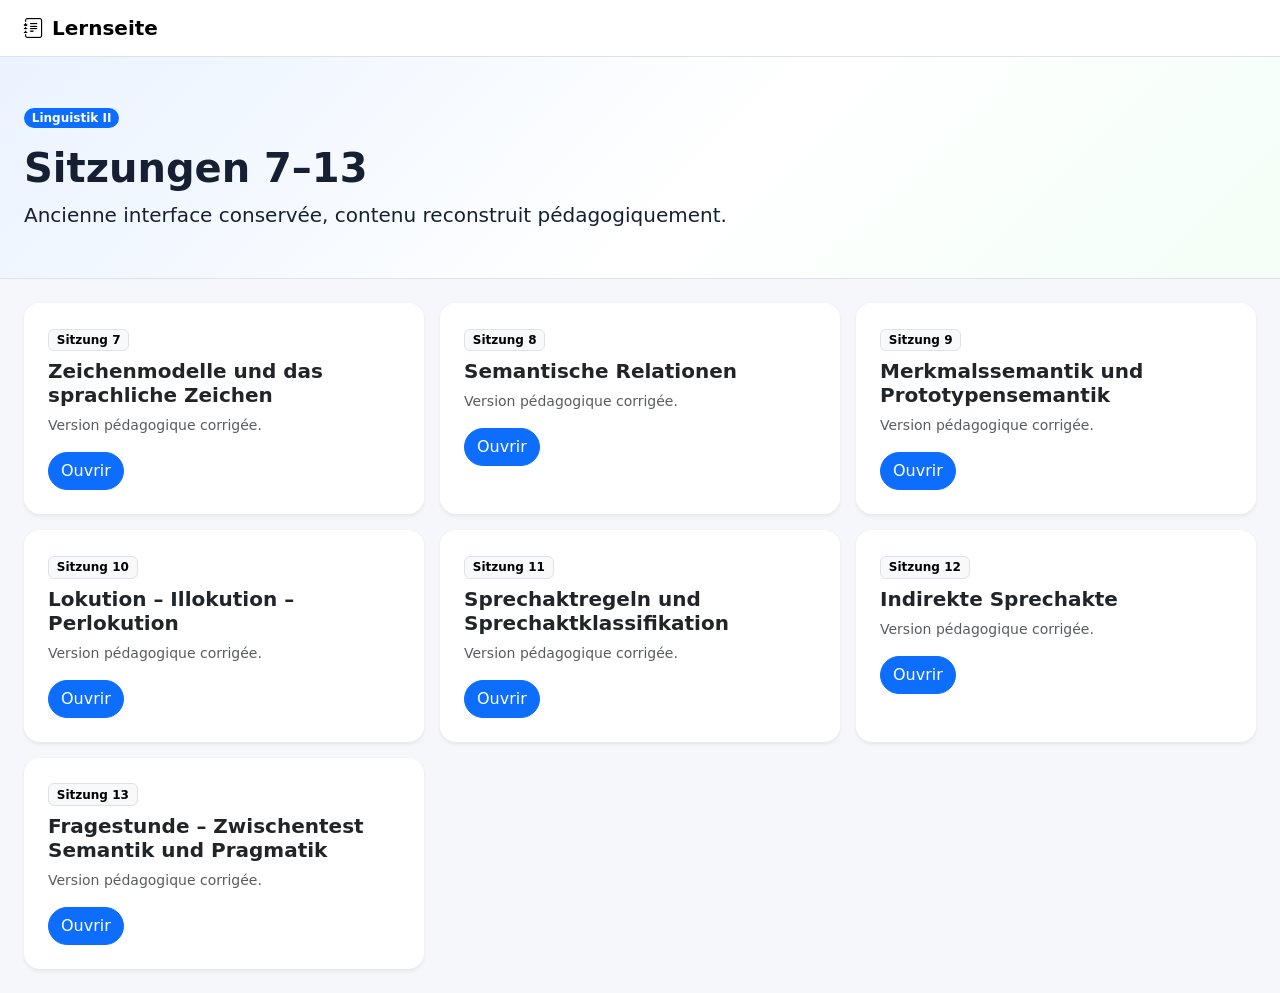
<file: index.html>
<!doctype html>
<html lang="fr"><head><meta charset="utf-8"><meta name="viewport" content="width=device-width, initial-scale=1"><title>Lernseite – Linguistik II</title><link href="https://cdn.jsdelivr.net/npm/bootstrap@5.3.3/dist/css/bootstrap.min.css" rel="stylesheet"><link href="https://cdn.jsdelivr.net/npm/bootstrap-icons@1.11.3/font/bootstrap-icons.css" rel="stylesheet"><link href="css/style.css" rel="stylesheet"></head>
<body><nav class="navbar navbar-expand-lg navbar-light bg-white border-bottom sticky-top"><div class="container-fluid px-lg-4"><a class="navbar-brand fw-bold" href="index.html"><i class="bi bi-journal-text me-2"></i>Lernseite</a></div></nav><header class="session-hero border-bottom"><div class="container-fluid px-lg-4 py-4 py-lg-5"><span class="badge rounded-pill text-bg-primary mb-3">Linguistik II</span><h1 class="display-6 fw-bold mb-2">Sitzungen 7–13</h1><p class="lead mb-0">Ancienne interface conservée, contenu reconstruit pédagogiquement.</p></div></header><main class="container-fluid px-lg-4 py-4"><div class="row g-3">
<div class="col-md-6 col-xl-4"><div class="card rounded-4 border-0 shadow-sm h-100"><div class="card-body p-4"><span class="badge text-bg-light border mb-2">Sitzung 7</span><h2 class="h5 fw-bold">Zeichenmodelle und das sprachliche Zeichen</h2><p class="text-muted small">Version pédagogique corrigée.</p><a class="btn btn-primary rounded-pill" href="sitzung7.html">Ouvrir</a></div></div></div><div class="col-md-6 col-xl-4"><div class="card rounded-4 border-0 shadow-sm h-100"><div class="card-body p-4"><span class="badge text-bg-light border mb-2">Sitzung 8</span><h2 class="h5 fw-bold">Semantische Relationen</h2><p class="text-muted small">Version pédagogique corrigée.</p><a class="btn btn-primary rounded-pill" href="sitzung8.html">Ouvrir</a></div></div></div><div class="col-md-6 col-xl-4"><div class="card rounded-4 border-0 shadow-sm h-100"><div class="card-body p-4"><span class="badge text-bg-light border mb-2">Sitzung 9</span><h2 class="h5 fw-bold">Merkmalssemantik und Prototypensemantik</h2><p class="text-muted small">Version pédagogique corrigée.</p><a class="btn btn-primary rounded-pill" href="sitzung9.html">Ouvrir</a></div></div></div><div class="col-md-6 col-xl-4"><div class="card rounded-4 border-0 shadow-sm h-100"><div class="card-body p-4"><span class="badge text-bg-light border mb-2">Sitzung 10</span><h2 class="h5 fw-bold">Lokution – Illokution – Perlokution</h2><p class="text-muted small">Version pédagogique corrigée.</p><a class="btn btn-primary rounded-pill" href="sitzung10.html">Ouvrir</a></div></div></div><div class="col-md-6 col-xl-4"><div class="card rounded-4 border-0 shadow-sm h-100"><div class="card-body p-4"><span class="badge text-bg-light border mb-2">Sitzung 11</span><h2 class="h5 fw-bold">Sprechaktregeln und Sprechaktklassifikation</h2><p class="text-muted small">Version pédagogique corrigée.</p><a class="btn btn-primary rounded-pill" href="sitzung11.html">Ouvrir</a></div></div></div><div class="col-md-6 col-xl-4"><div class="card rounded-4 border-0 shadow-sm h-100"><div class="card-body p-4"><span class="badge text-bg-light border mb-2">Sitzung 12</span><h2 class="h5 fw-bold">Indirekte Sprechakte</h2><p class="text-muted small">Version pédagogique corrigée.</p><a class="btn btn-primary rounded-pill" href="sitzung12.html">Ouvrir</a></div></div></div><div class="col-md-6 col-xl-4"><div class="card rounded-4 border-0 shadow-sm h-100"><div class="card-body p-4"><span class="badge text-bg-light border mb-2">Sitzung 13</span><h2 class="h5 fw-bold">Fragestunde – Zwischentest Semantik und Pragmatik</h2><p class="text-muted small">Version pédagogique corrigée.</p><a class="btn btn-primary rounded-pill" href="sitzung13.html">Ouvrir</a></div></div></div></div></main><script src="https://cdn.jsdelivr.net/npm/bootstrap@5.3.3/dist/js/bootstrap.bundle.min.js"></script></body></html>
</file>
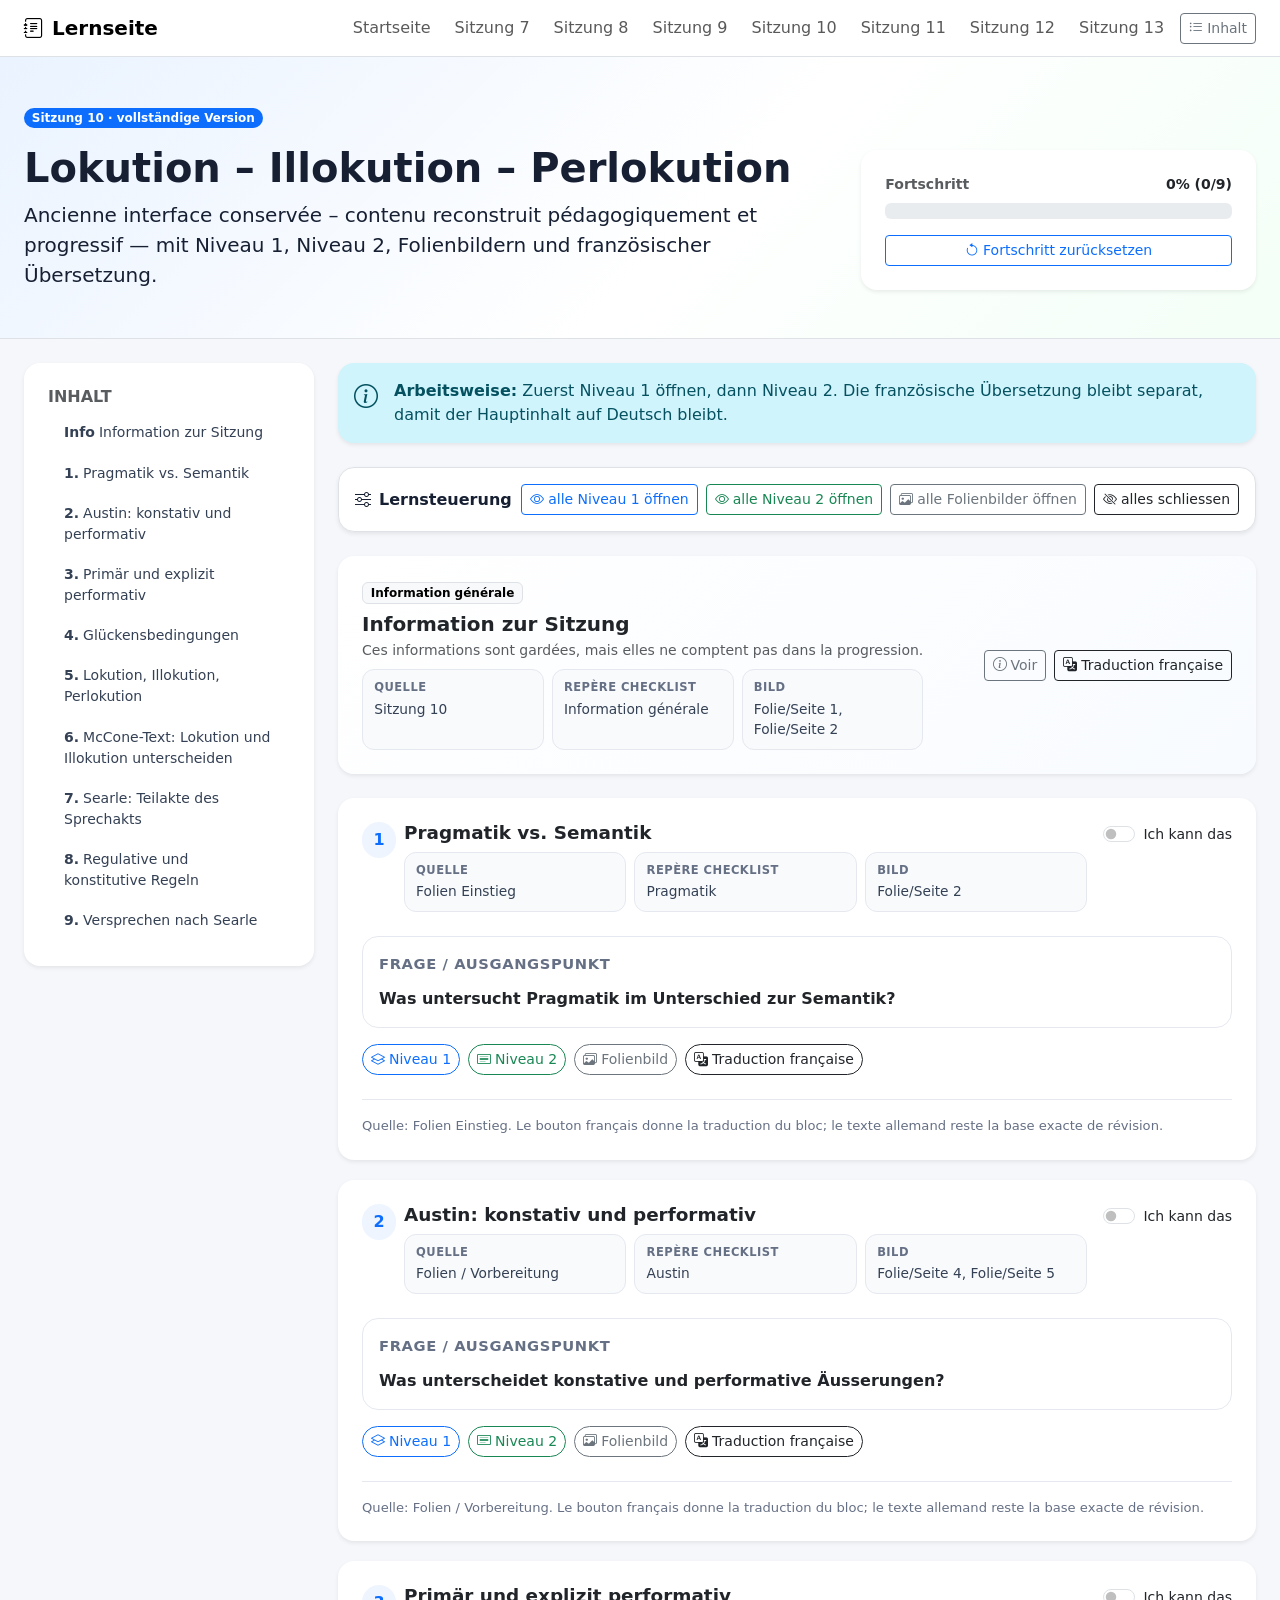
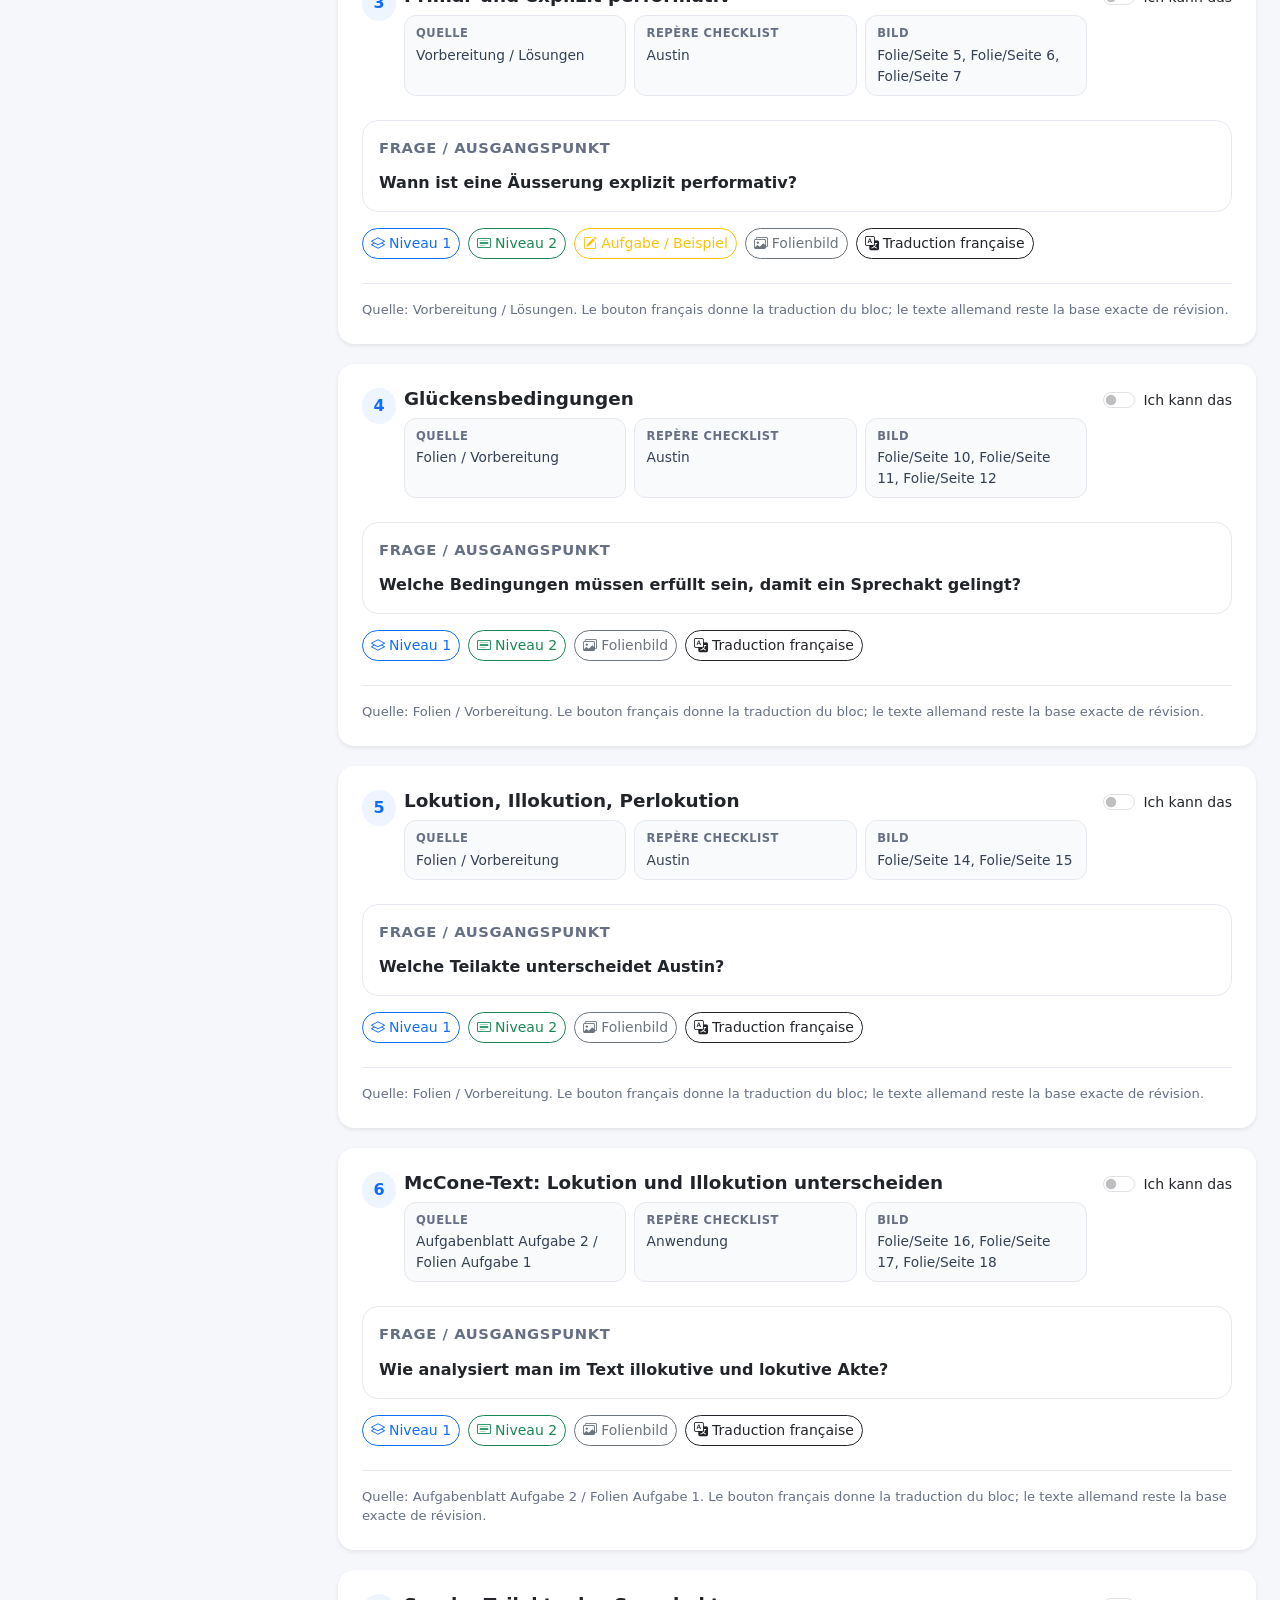
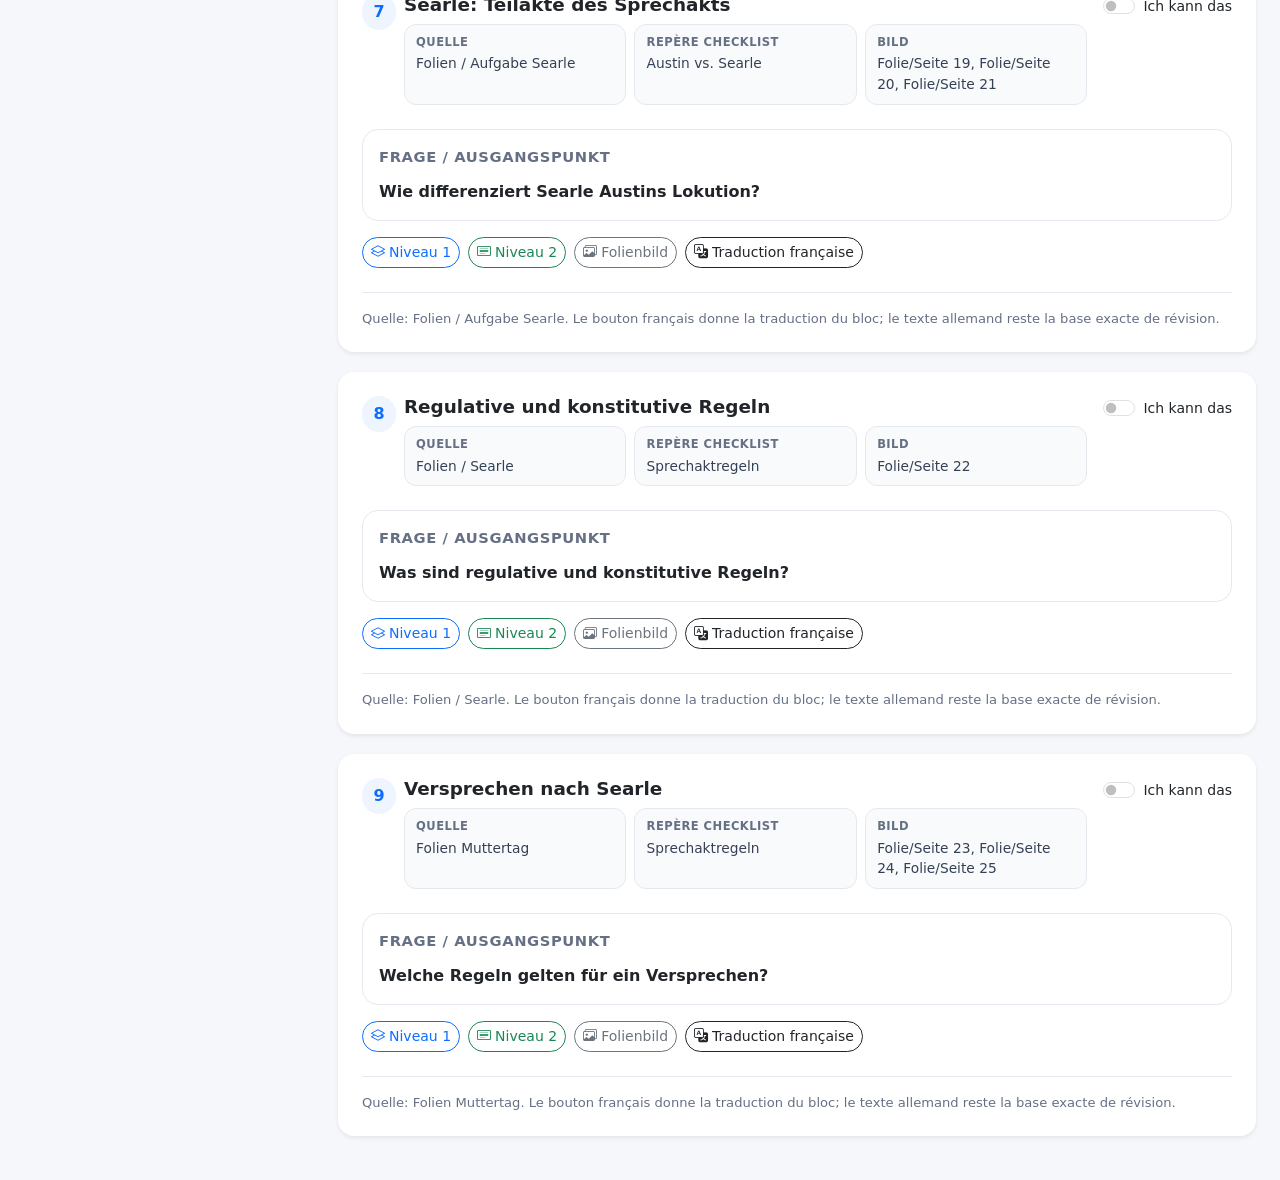
<file: sitzung10.html>
<!doctype html>
<html lang="de"><head><meta charset="utf-8"><meta name="viewport" content="width=device-width, initial-scale=1"><title>Sitzung 10 – Lokution – Illokution – Perlokution</title><link href="https://cdn.jsdelivr.net/npm/bootstrap@5.3.3/dist/css/bootstrap.min.css" rel="stylesheet"><link href="https://cdn.jsdelivr.net/npm/bootstrap-icons@1.11.3/font/bootstrap-icons.css" rel="stylesheet"><link href="css/style.css" rel="stylesheet"></head>
<body><nav class="navbar navbar-expand-lg navbar-light bg-white border-bottom sticky-top"><div class="container-fluid px-lg-4"><a class="navbar-brand fw-bold" href="index.html"><i class="bi bi-journal-text me-2"></i>Lernseite</a><button class="navbar-toggler" type="button" data-bs-toggle="collapse" data-bs-target="#nav"><span class="navbar-toggler-icon"></span></button><div class="collapse navbar-collapse" id="nav"><ul class="navbar-nav ms-auto align-items-lg-center gap-lg-2"><li class="nav-item"><a class="nav-link" href="index.html">Startseite</a></li><li class="nav-item"><a class="nav-link" href="sitzung7.html">Sitzung 7</a></li><li class="nav-item"><a class="nav-link" href="sitzung8.html">Sitzung 8</a></li><li class="nav-item"><a class="nav-link" href="sitzung9.html">Sitzung 9</a></li><li class="nav-item"><a class="nav-link" href="sitzung10.html">Sitzung 10</a></li><li class="nav-item"><a class="nav-link" href="sitzung11.html">Sitzung 11</a></li><li class="nav-item"><a class="nav-link" href="sitzung12.html">Sitzung 12</a></li><li class="nav-item"><a class="nav-link" href="sitzung13.html">Sitzung 13</a></li><li class="nav-item"><button class="btn btn-sm btn-outline-secondary" type="button" data-bs-toggle="offcanvas" data-bs-target="#tocCanvas"><i class="bi bi-list-ul me-1"></i>Inhalt</button></li></ul></div></div></nav>
<header class="session-hero border-bottom"><div class="container-fluid px-lg-4 py-4 py-lg-5"><div class="row g-4 align-items-end"><div class="col-lg-8"><span class="badge rounded-pill text-bg-primary mb-3" id="sessionBadge">Sitzung 10 · vollständige Version</span><h1 class="display-6 fw-bold mb-2" id="sessionTitle">Lokution – Illokution – Perlokution</h1><p class="lead mb-0" id="sessionLead">Pragmatik · performative Äusserungen · Teilakte des Sprechakts</p></div><div class="col-lg-4"><div class="card border-0 rounded-4 shadow-sm"><div class="card-body p-4"><div class="d-flex justify-content-between align-items-center mb-2"><span class="small fw-semibold text-muted">Fortschritt</span><span class="small fw-bold" id="progressText">0%</span></div><div class="progress" role="progressbar" aria-label="Fortschritt"><div class="progress-bar" id="progressBar" style="width: 0%"></div></div><div class="d-grid gap-2 mt-3"><button class="btn btn-sm btn-outline-primary" id="resetProgress"><i class="bi bi-arrow-counterclockwise me-1"></i>Fortschritt zurücksetzen</button></div></div></div></div></div></div></header>
<main class="container-fluid px-lg-4 py-4"><div class="row g-4"><aside class="col-xl-3 d-none d-xl-block"><div class="sticky-xl-top sidebar-card" style="top: 5.5rem;"><div class="card border-0 shadow-sm rounded-4"><div class="card-body p-4"><h2 class="h6 fw-bold text-uppercase text-muted">Inhalt</h2><div id="toc" class="list-group list-group-flush small toc-list"></div></div></div></div></aside><section class="col-xl-9"><div class="alert alert-info border-0 rounded-4 shadow-sm mb-4"><div class="d-flex gap-3"><i class="bi bi-info-circle fs-4"></i><div><strong>Arbeitsweise:</strong> Zuerst Niveau 1 öffnen, dann Niveau 2. Die französische Übersetzung bleibt separat, damit der Hauptinhalt auf Deutsch bleibt.</div></div></div><div class="toolbar rounded-4 shadow-sm p-3 mb-4 bg-white border"><div class="d-flex flex-wrap gap-2 align-items-center justify-content-between"><div class="fw-bold"><i class="bi bi-sliders me-2"></i>Lernsteuerung</div><div class="d-flex flex-wrap gap-2"><button class="btn btn-sm btn-outline-primary" data-open="level1"><i class="bi bi-eye me-1"></i>alle Niveau 1 öffnen</button><button class="btn btn-sm btn-outline-success" data-open="level2"><i class="bi bi-eye me-1"></i>alle Niveau 2 öffnen</button><button class="btn btn-sm btn-outline-secondary" data-open="slides"><i class="bi bi-images me-1"></i>alle Folienbilder öffnen</button><button class="btn btn-sm btn-outline-dark" data-close-all><i class="bi bi-eye-slash me-1"></i>alles schliessen</button></div></div></div><div id="cards"></div></section></div></main>
<div class="offcanvas offcanvas-start" tabindex="-1" id="tocCanvas"><div class="offcanvas-header"><h5 class="offcanvas-title" id="tocCanvasTitle">Sitzung 10 – Inhalt</h5><button type="button" class="btn-close" data-bs-dismiss="offcanvas"></button></div><div class="offcanvas-body"><div id="tocMobile" class="list-group list-group-flush small"></div></div></div>
<div class="modal fade" id="frenchModal" tabindex="-1" aria-hidden="true"><div class="modal-dialog modal-dialog-centered modal-lg"><div class="modal-content rounded-4 border-0 shadow"><div class="modal-header border-0 pb-0"><h5 class="modal-title"><i class="bi bi-translate me-2"></i>Traduction française complète</h5><button type="button" class="btn-close" data-bs-dismiss="modal"></button></div><div class="modal-body pt-3"><h6 class="fw-bold" id="frenchTitle"></h6><div class="mb-0" id="frenchText"></div></div><div class="modal-footer border-0 pt-0"><button type="button" class="btn btn-primary" data-bs-dismiss="modal">J’ai compris</button></div></div></div></div>
<script src="https://cdn.jsdelivr.net/npm/bootstrap@5.3.3/dist/js/bootstrap.bundle.min.js"></script><script src="js/data-sitzung10.js"></script><script src="js/app.js"></script></body></html>
</file>
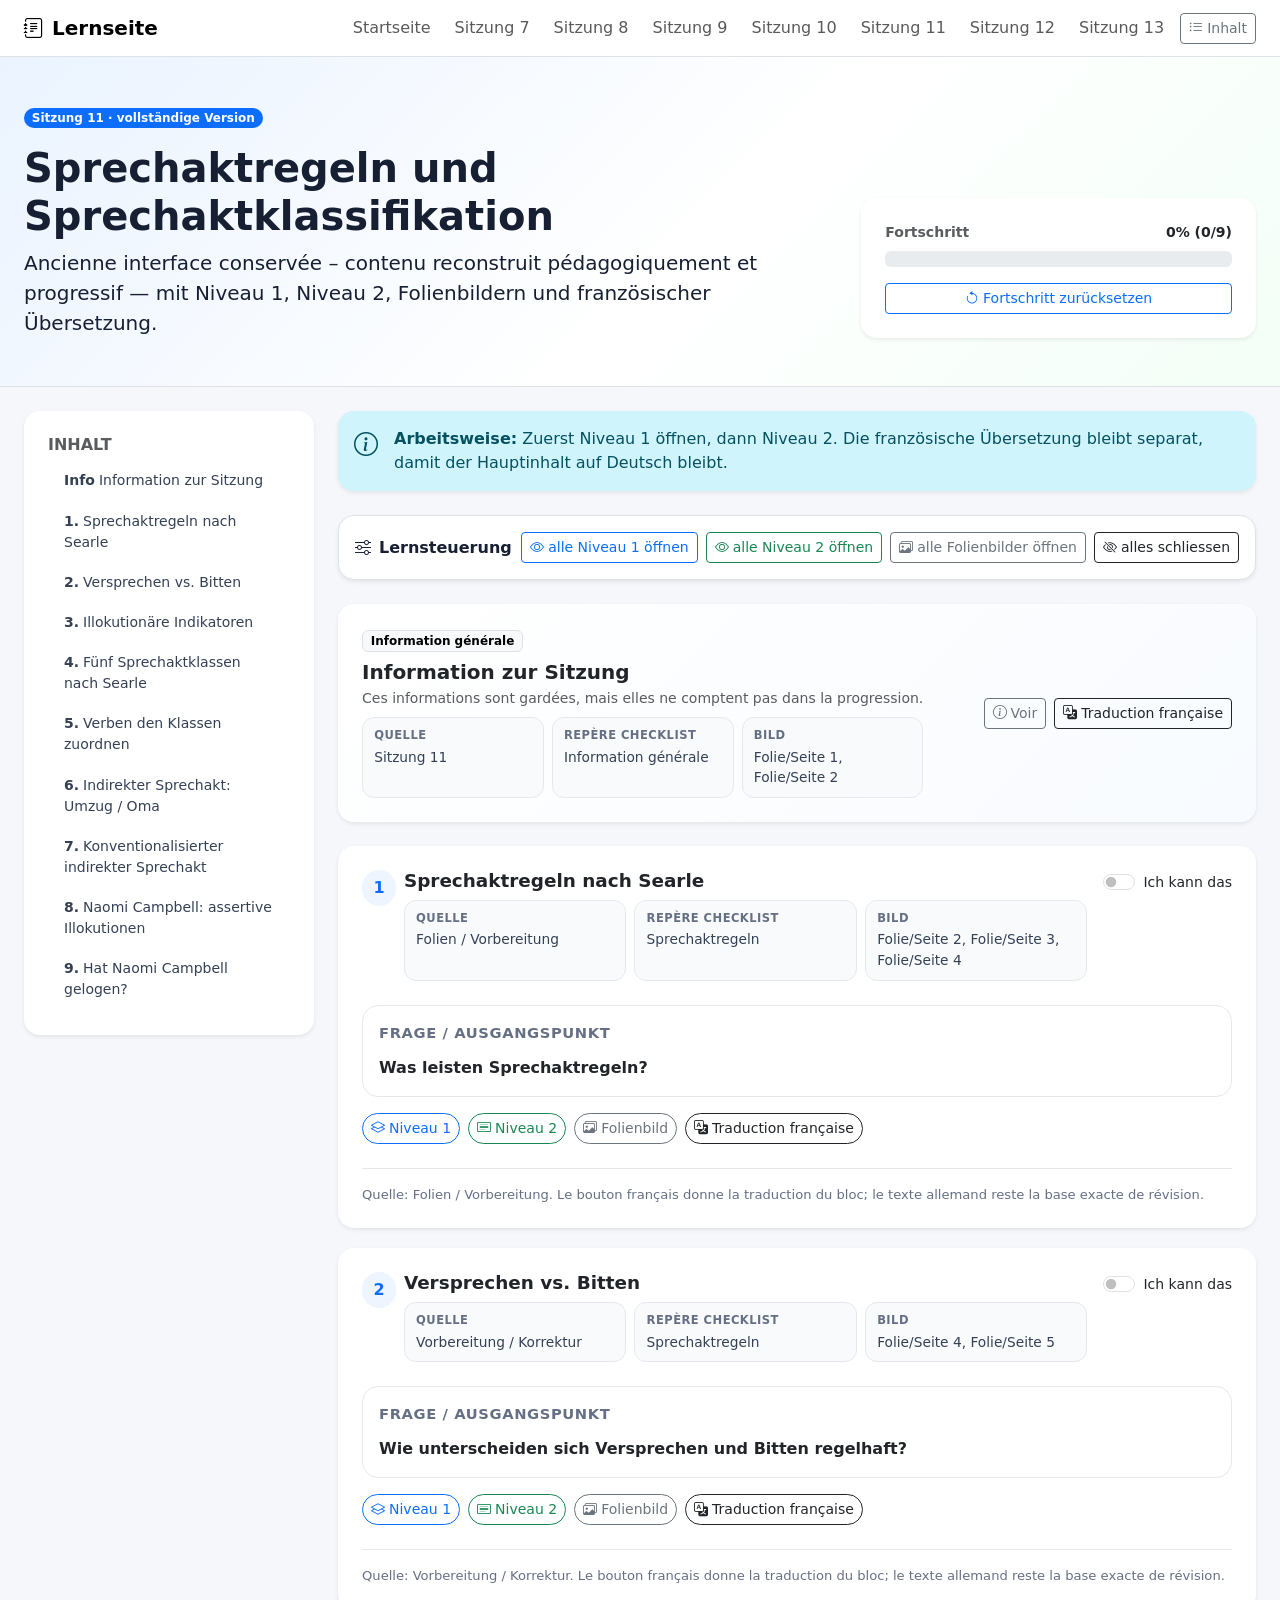
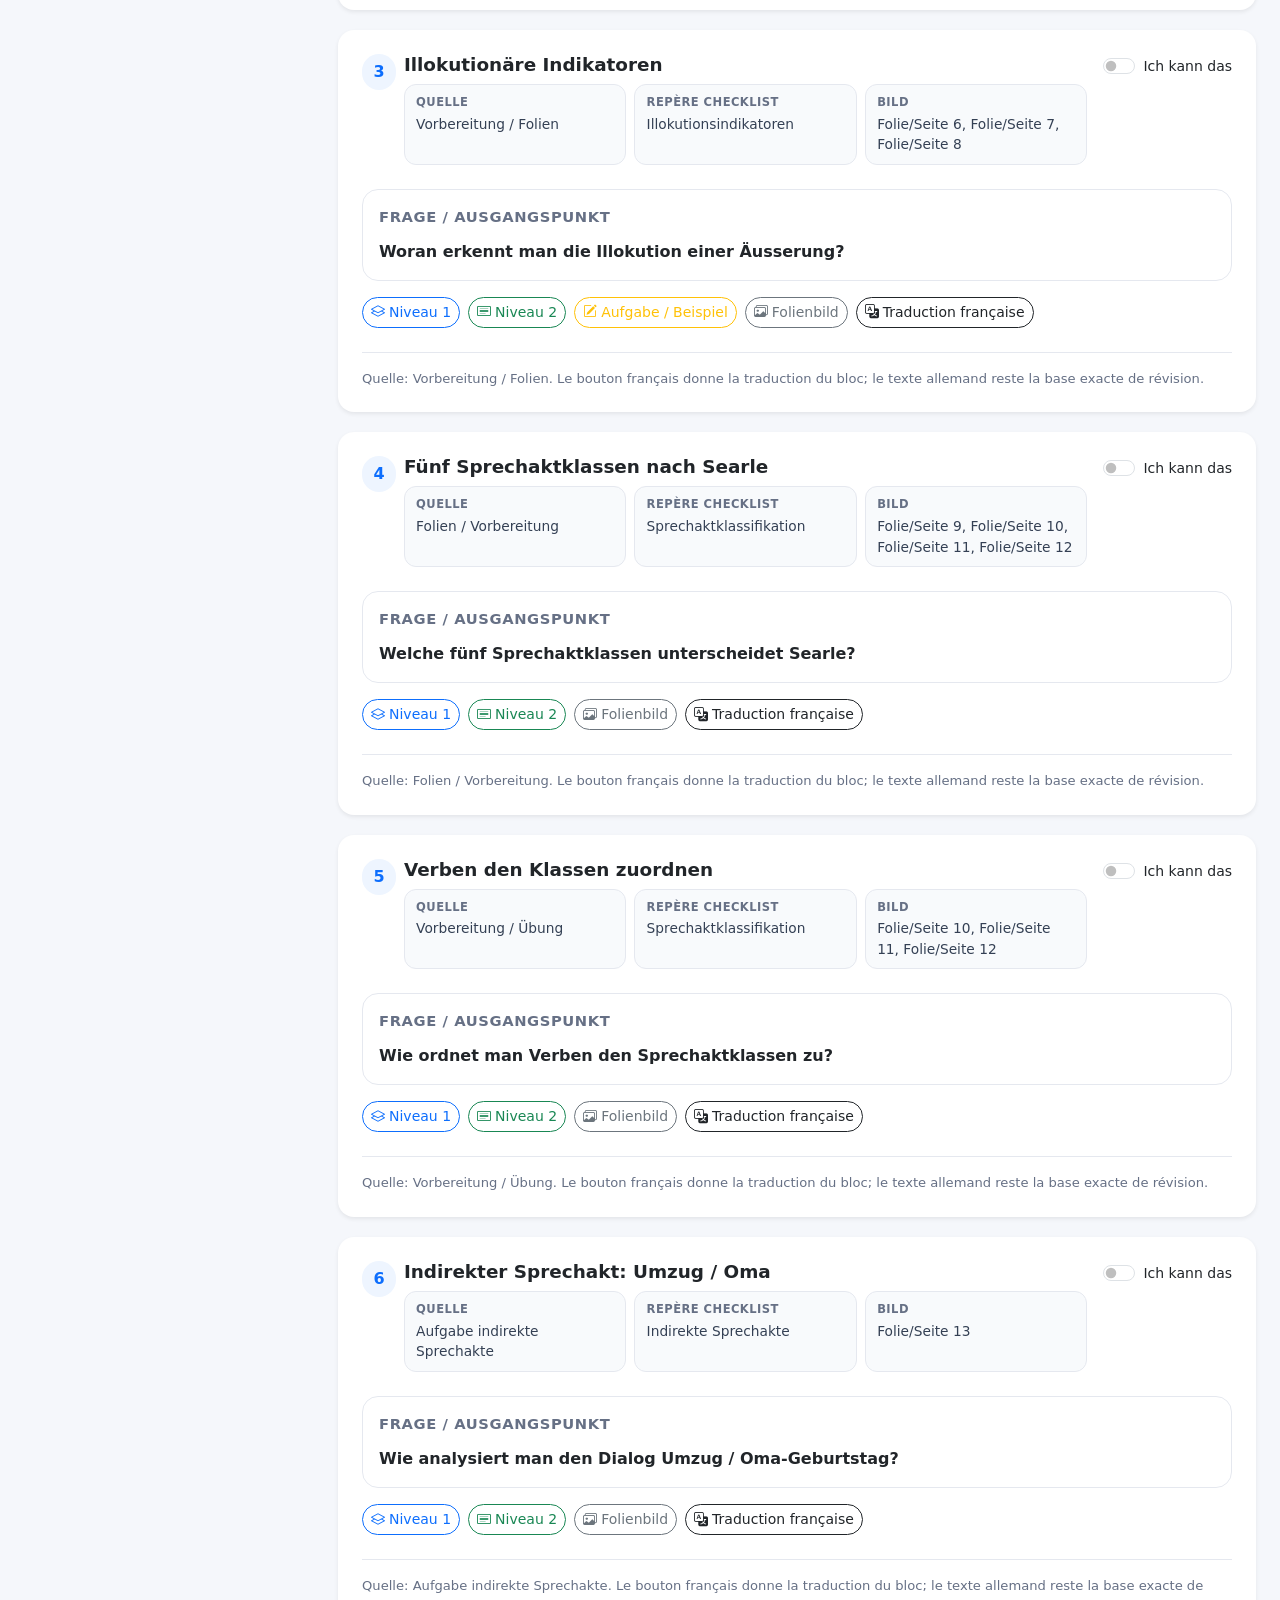
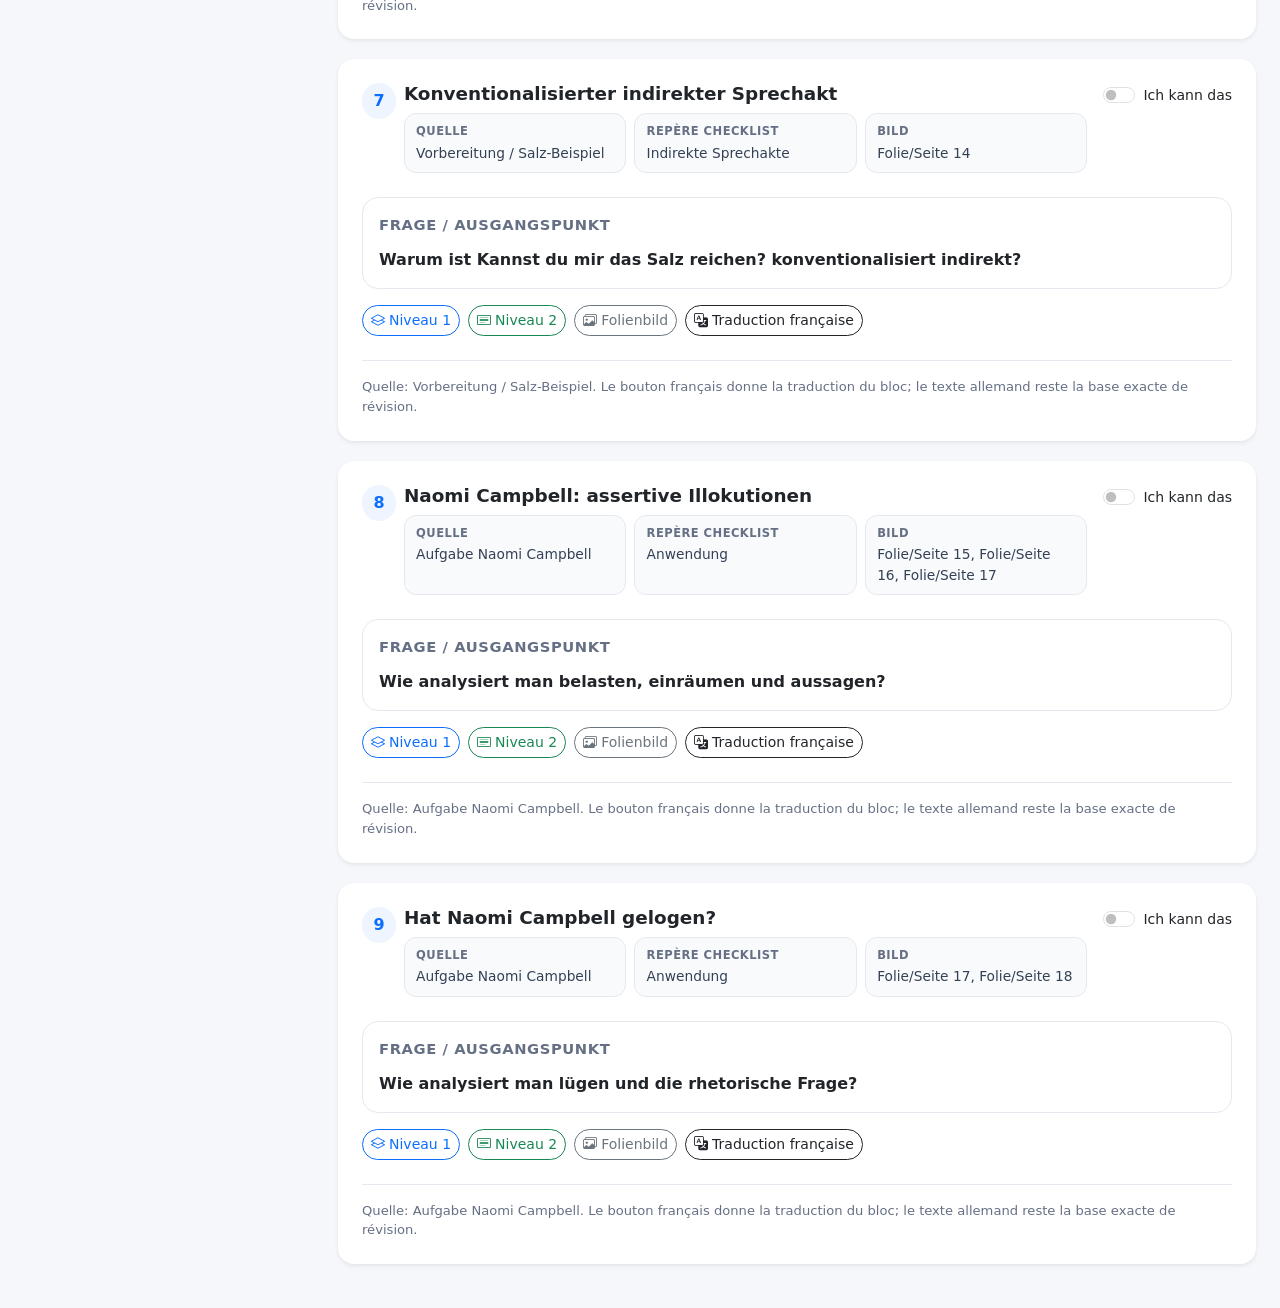
<file: sitzung11.html>
<!doctype html>
<html lang="de"><head><meta charset="utf-8"><meta name="viewport" content="width=device-width, initial-scale=1"><title>Sitzung 11 – Sprechaktregeln und Sprechaktklassifikation</title><link href="https://cdn.jsdelivr.net/npm/bootstrap@5.3.3/dist/css/bootstrap.min.css" rel="stylesheet"><link href="https://cdn.jsdelivr.net/npm/bootstrap-icons@1.11.3/font/bootstrap-icons.css" rel="stylesheet"><link href="css/style.css" rel="stylesheet"></head>
<body><nav class="navbar navbar-expand-lg navbar-light bg-white border-bottom sticky-top"><div class="container-fluid px-lg-4"><a class="navbar-brand fw-bold" href="index.html"><i class="bi bi-journal-text me-2"></i>Lernseite</a><button class="navbar-toggler" type="button" data-bs-toggle="collapse" data-bs-target="#nav"><span class="navbar-toggler-icon"></span></button><div class="collapse navbar-collapse" id="nav"><ul class="navbar-nav ms-auto align-items-lg-center gap-lg-2"><li class="nav-item"><a class="nav-link" href="index.html">Startseite</a></li><li class="nav-item"><a class="nav-link" href="sitzung7.html">Sitzung 7</a></li><li class="nav-item"><a class="nav-link" href="sitzung8.html">Sitzung 8</a></li><li class="nav-item"><a class="nav-link" href="sitzung9.html">Sitzung 9</a></li><li class="nav-item"><a class="nav-link" href="sitzung10.html">Sitzung 10</a></li><li class="nav-item"><a class="nav-link" href="sitzung11.html">Sitzung 11</a></li><li class="nav-item"><a class="nav-link" href="sitzung12.html">Sitzung 12</a></li><li class="nav-item"><a class="nav-link" href="sitzung13.html">Sitzung 13</a></li><li class="nav-item"><button class="btn btn-sm btn-outline-secondary" type="button" data-bs-toggle="offcanvas" data-bs-target="#tocCanvas"><i class="bi bi-list-ul me-1"></i>Inhalt</button></li></ul></div></div></nav>
<header class="session-hero border-bottom"><div class="container-fluid px-lg-4 py-4 py-lg-5"><div class="row g-4 align-items-end"><div class="col-lg-8"><span class="badge rounded-pill text-bg-primary mb-3" id="sessionBadge">Sitzung 11 · vollständige Version</span><h1 class="display-6 fw-bold mb-2" id="sessionTitle">Sprechaktregeln und Sprechaktklassifikation</h1><p class="lead mb-0" id="sessionLead">Searle · Sprechaktbedingungen · Illokutionsindikatoren · fünf Sprechaktklassen</p></div><div class="col-lg-4"><div class="card border-0 rounded-4 shadow-sm"><div class="card-body p-4"><div class="d-flex justify-content-between align-items-center mb-2"><span class="small fw-semibold text-muted">Fortschritt</span><span class="small fw-bold" id="progressText">0%</span></div><div class="progress" role="progressbar" aria-label="Fortschritt"><div class="progress-bar" id="progressBar" style="width: 0%"></div></div><div class="d-grid gap-2 mt-3"><button class="btn btn-sm btn-outline-primary" id="resetProgress"><i class="bi bi-arrow-counterclockwise me-1"></i>Fortschritt zurücksetzen</button></div></div></div></div></div></div></header>
<main class="container-fluid px-lg-4 py-4"><div class="row g-4"><aside class="col-xl-3 d-none d-xl-block"><div class="sticky-xl-top sidebar-card" style="top: 5.5rem;"><div class="card border-0 shadow-sm rounded-4"><div class="card-body p-4"><h2 class="h6 fw-bold text-uppercase text-muted">Inhalt</h2><div id="toc" class="list-group list-group-flush small toc-list"></div></div></div></div></aside><section class="col-xl-9"><div class="alert alert-info border-0 rounded-4 shadow-sm mb-4"><div class="d-flex gap-3"><i class="bi bi-info-circle fs-4"></i><div><strong>Arbeitsweise:</strong> Zuerst Niveau 1 öffnen, dann Niveau 2. Die französische Übersetzung bleibt separat, damit der Hauptinhalt auf Deutsch bleibt.</div></div></div><div class="toolbar rounded-4 shadow-sm p-3 mb-4 bg-white border"><div class="d-flex flex-wrap gap-2 align-items-center justify-content-between"><div class="fw-bold"><i class="bi bi-sliders me-2"></i>Lernsteuerung</div><div class="d-flex flex-wrap gap-2"><button class="btn btn-sm btn-outline-primary" data-open="level1"><i class="bi bi-eye me-1"></i>alle Niveau 1 öffnen</button><button class="btn btn-sm btn-outline-success" data-open="level2"><i class="bi bi-eye me-1"></i>alle Niveau 2 öffnen</button><button class="btn btn-sm btn-outline-secondary" data-open="slides"><i class="bi bi-images me-1"></i>alle Folienbilder öffnen</button><button class="btn btn-sm btn-outline-dark" data-close-all><i class="bi bi-eye-slash me-1"></i>alles schliessen</button></div></div></div><div id="cards"></div></section></div></main>
<div class="offcanvas offcanvas-start" tabindex="-1" id="tocCanvas"><div class="offcanvas-header"><h5 class="offcanvas-title" id="tocCanvasTitle">Sitzung 11 – Inhalt</h5><button type="button" class="btn-close" data-bs-dismiss="offcanvas"></button></div><div class="offcanvas-body"><div id="tocMobile" class="list-group list-group-flush small"></div></div></div>
<div class="modal fade" id="frenchModal" tabindex="-1" aria-hidden="true"><div class="modal-dialog modal-dialog-centered modal-lg"><div class="modal-content rounded-4 border-0 shadow"><div class="modal-header border-0 pb-0"><h5 class="modal-title"><i class="bi bi-translate me-2"></i>Traduction française complète</h5><button type="button" class="btn-close" data-bs-dismiss="modal"></button></div><div class="modal-body pt-3"><h6 class="fw-bold" id="frenchTitle"></h6><div class="mb-0" id="frenchText"></div></div><div class="modal-footer border-0 pt-0"><button type="button" class="btn btn-primary" data-bs-dismiss="modal">J’ai compris</button></div></div></div></div>
<script src="https://cdn.jsdelivr.net/npm/bootstrap@5.3.3/dist/js/bootstrap.bundle.min.js"></script><script src="js/data-sitzung11.js"></script><script src="js/app.js"></script></body></html>
</file>
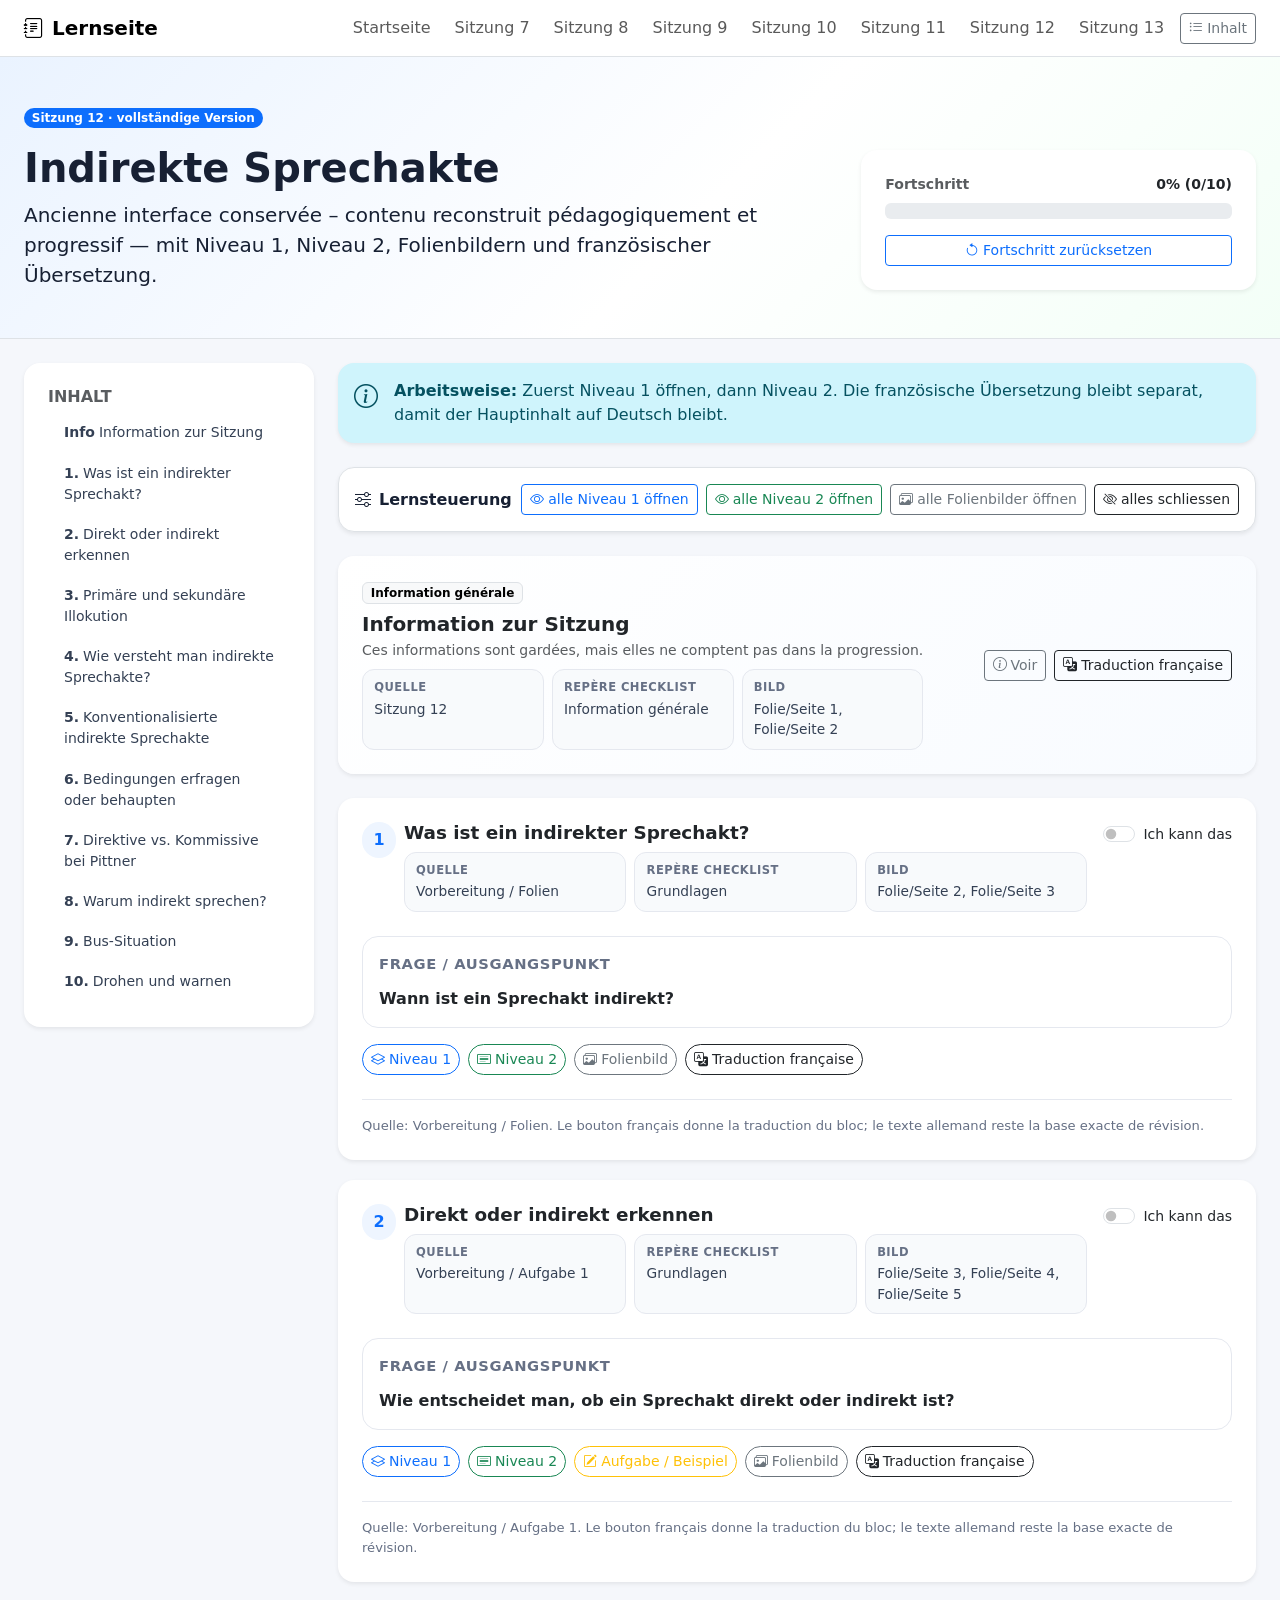
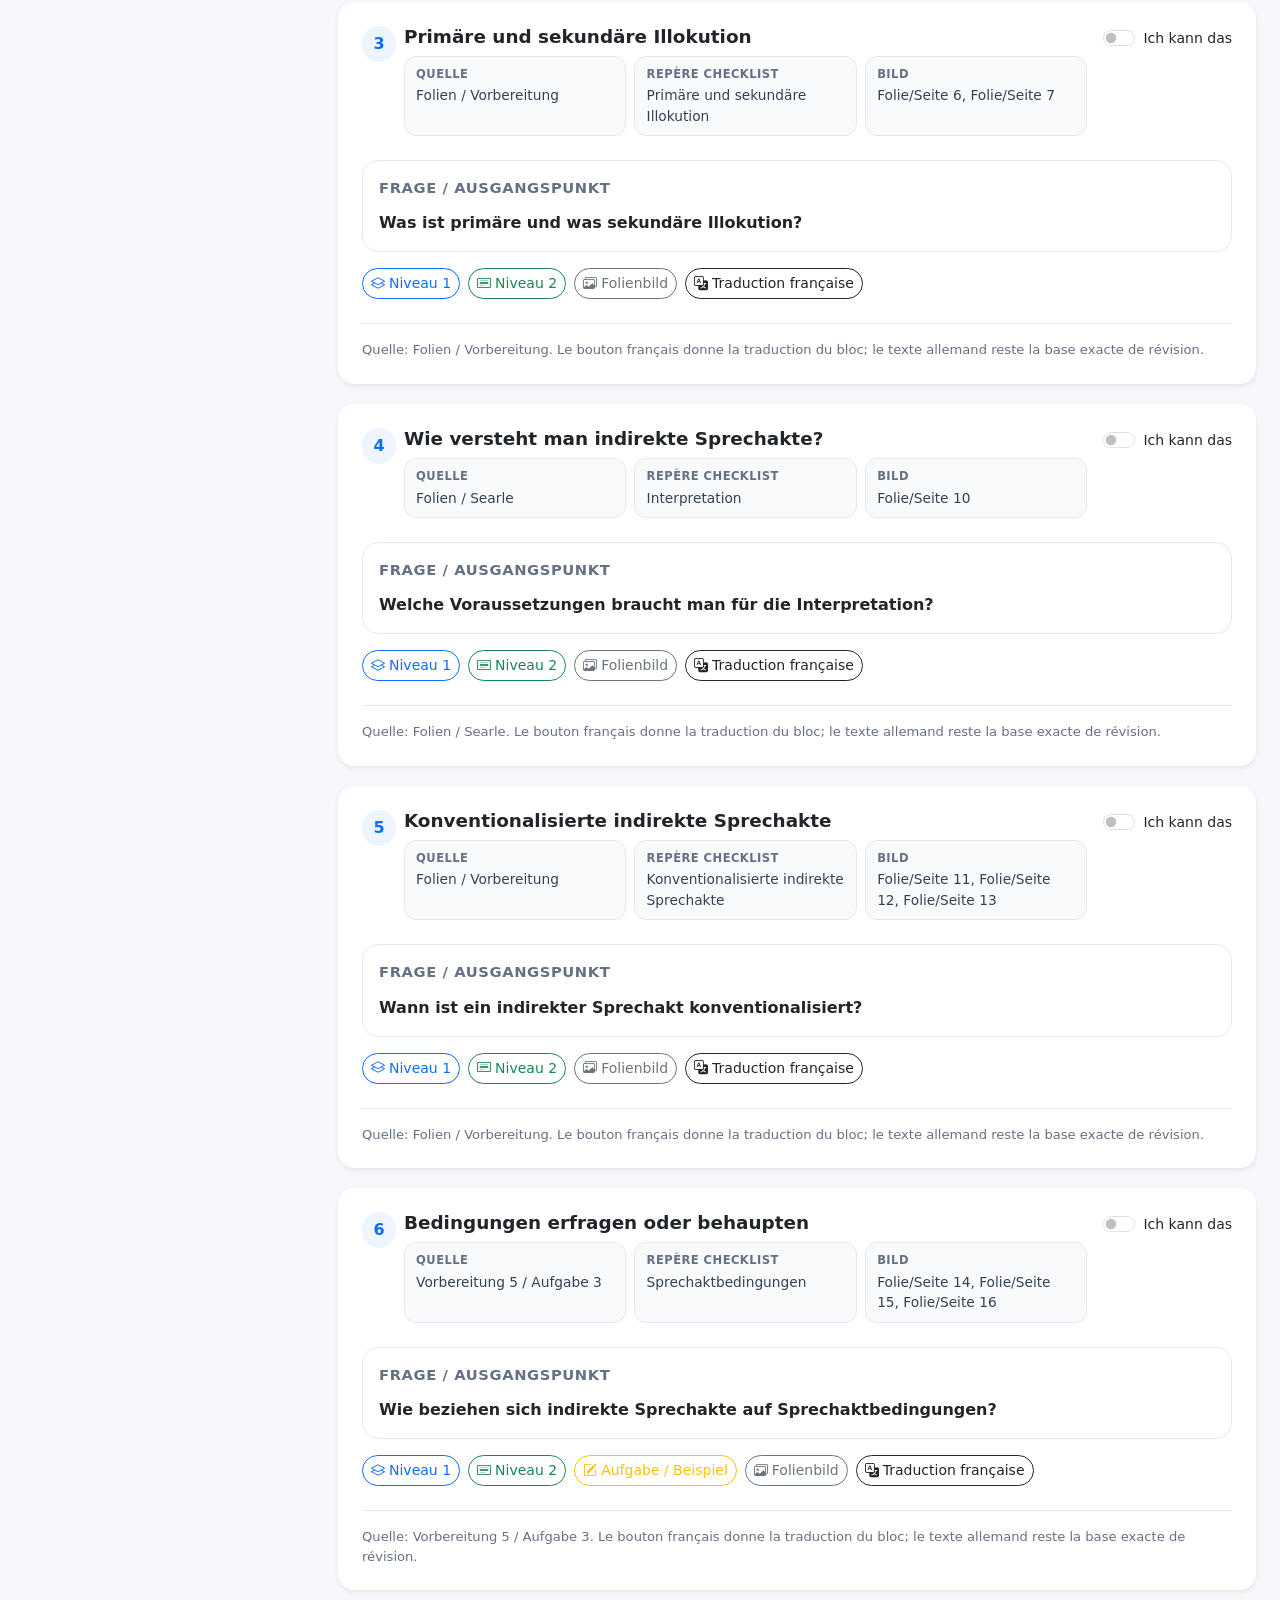
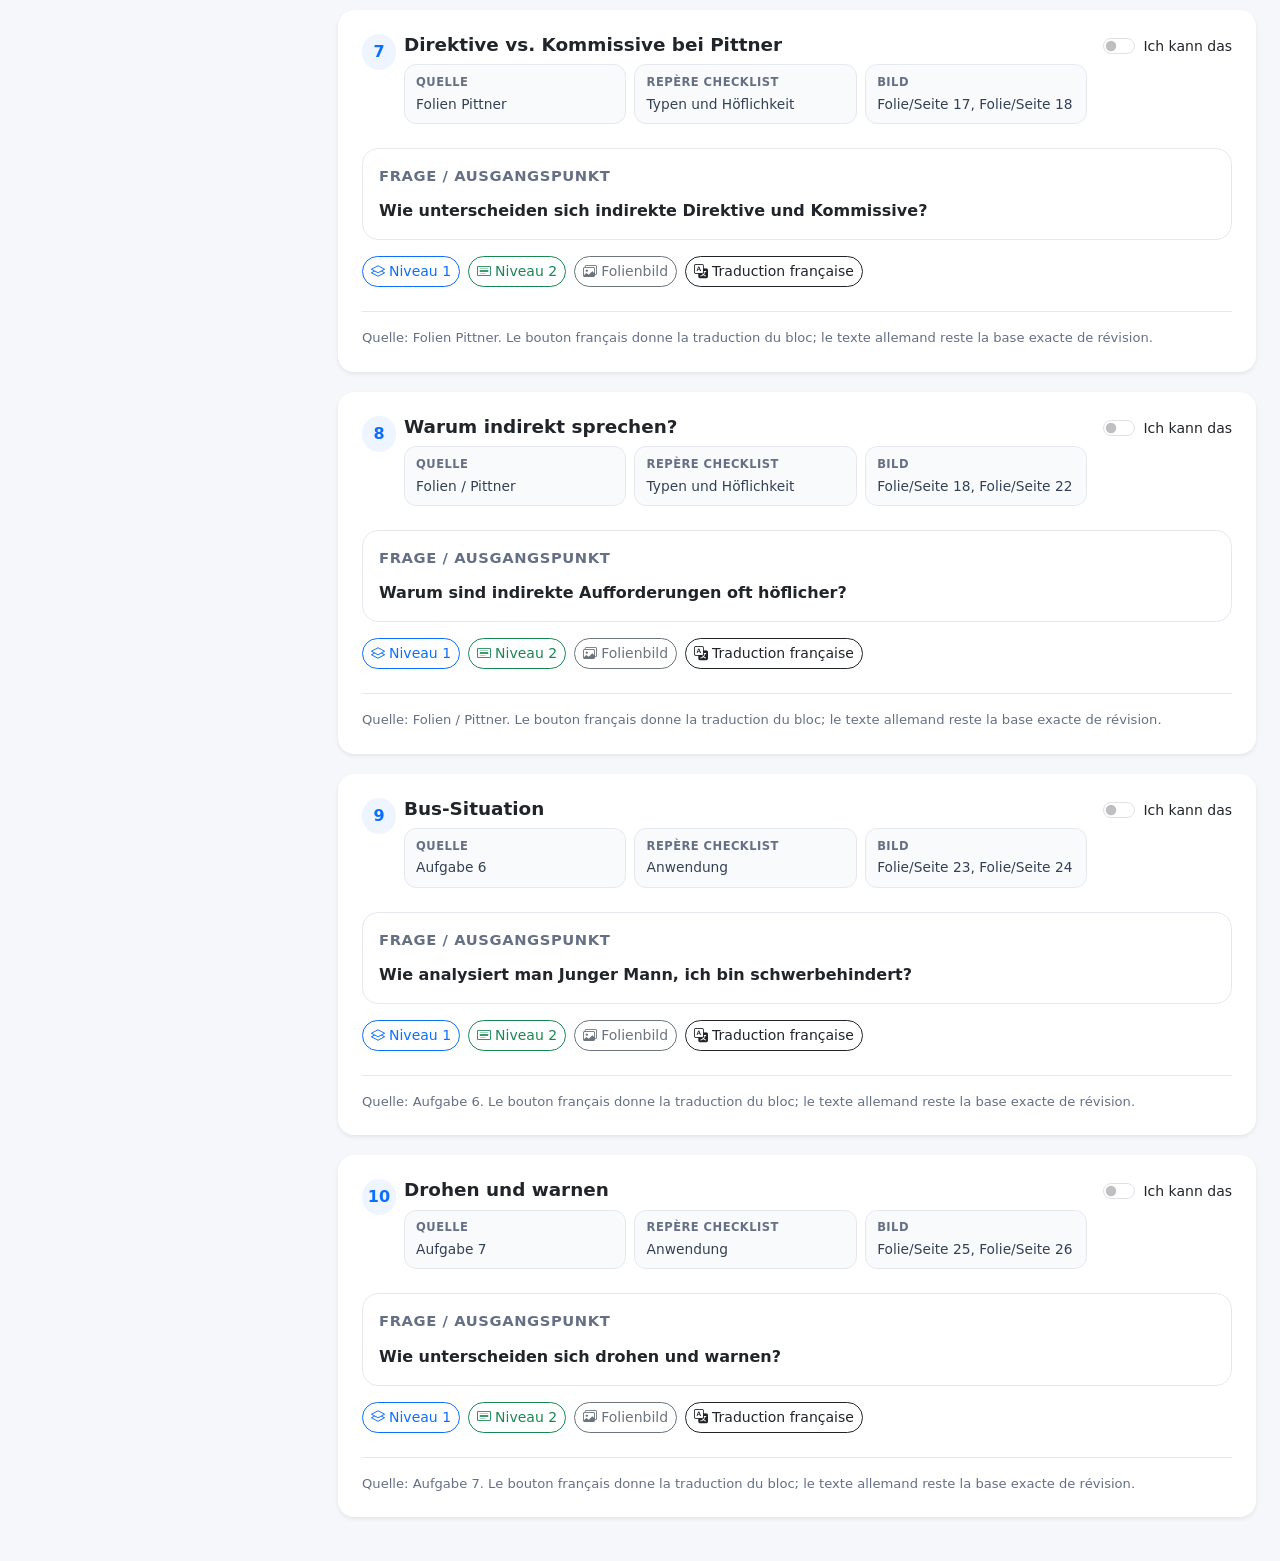
<file: sitzung12.html>
<!doctype html>
<html lang="de"><head><meta charset="utf-8"><meta name="viewport" content="width=device-width, initial-scale=1"><title>Sitzung 12 – Indirekte Sprechakte</title><link href="https://cdn.jsdelivr.net/npm/bootstrap@5.3.3/dist/css/bootstrap.min.css" rel="stylesheet"><link href="https://cdn.jsdelivr.net/npm/bootstrap-icons@1.11.3/font/bootstrap-icons.css" rel="stylesheet"><link href="css/style.css" rel="stylesheet"></head>
<body><nav class="navbar navbar-expand-lg navbar-light bg-white border-bottom sticky-top"><div class="container-fluid px-lg-4"><a class="navbar-brand fw-bold" href="index.html"><i class="bi bi-journal-text me-2"></i>Lernseite</a><button class="navbar-toggler" type="button" data-bs-toggle="collapse" data-bs-target="#nav"><span class="navbar-toggler-icon"></span></button><div class="collapse navbar-collapse" id="nav"><ul class="navbar-nav ms-auto align-items-lg-center gap-lg-2"><li class="nav-item"><a class="nav-link" href="index.html">Startseite</a></li><li class="nav-item"><a class="nav-link" href="sitzung7.html">Sitzung 7</a></li><li class="nav-item"><a class="nav-link" href="sitzung8.html">Sitzung 8</a></li><li class="nav-item"><a class="nav-link" href="sitzung9.html">Sitzung 9</a></li><li class="nav-item"><a class="nav-link" href="sitzung10.html">Sitzung 10</a></li><li class="nav-item"><a class="nav-link" href="sitzung11.html">Sitzung 11</a></li><li class="nav-item"><a class="nav-link" href="sitzung12.html">Sitzung 12</a></li><li class="nav-item"><a class="nav-link" href="sitzung13.html">Sitzung 13</a></li><li class="nav-item"><button class="btn btn-sm btn-outline-secondary" type="button" data-bs-toggle="offcanvas" data-bs-target="#tocCanvas"><i class="bi bi-list-ul me-1"></i>Inhalt</button></li></ul></div></div></nav>
<header class="session-hero border-bottom"><div class="container-fluid px-lg-4 py-4 py-lg-5"><div class="row g-4 align-items-end"><div class="col-lg-8"><span class="badge rounded-pill text-bg-primary mb-3" id="sessionBadge">Sitzung 12 · vollständige Version</span><h1 class="display-6 fw-bold mb-2" id="sessionTitle">Indirekte Sprechakte</h1><p class="lead mb-0" id="sessionLead">direkt/indirekt · primäre und sekundäre Illokution · konventionalisierte indirekte Sprechakte</p></div><div class="col-lg-4"><div class="card border-0 rounded-4 shadow-sm"><div class="card-body p-4"><div class="d-flex justify-content-between align-items-center mb-2"><span class="small fw-semibold text-muted">Fortschritt</span><span class="small fw-bold" id="progressText">0%</span></div><div class="progress" role="progressbar" aria-label="Fortschritt"><div class="progress-bar" id="progressBar" style="width: 0%"></div></div><div class="d-grid gap-2 mt-3"><button class="btn btn-sm btn-outline-primary" id="resetProgress"><i class="bi bi-arrow-counterclockwise me-1"></i>Fortschritt zurücksetzen</button></div></div></div></div></div></div></header>
<main class="container-fluid px-lg-4 py-4"><div class="row g-4"><aside class="col-xl-3 d-none d-xl-block"><div class="sticky-xl-top sidebar-card" style="top: 5.5rem;"><div class="card border-0 shadow-sm rounded-4"><div class="card-body p-4"><h2 class="h6 fw-bold text-uppercase text-muted">Inhalt</h2><div id="toc" class="list-group list-group-flush small toc-list"></div></div></div></div></aside><section class="col-xl-9"><div class="alert alert-info border-0 rounded-4 shadow-sm mb-4"><div class="d-flex gap-3"><i class="bi bi-info-circle fs-4"></i><div><strong>Arbeitsweise:</strong> Zuerst Niveau 1 öffnen, dann Niveau 2. Die französische Übersetzung bleibt separat, damit der Hauptinhalt auf Deutsch bleibt.</div></div></div><div class="toolbar rounded-4 shadow-sm p-3 mb-4 bg-white border"><div class="d-flex flex-wrap gap-2 align-items-center justify-content-between"><div class="fw-bold"><i class="bi bi-sliders me-2"></i>Lernsteuerung</div><div class="d-flex flex-wrap gap-2"><button class="btn btn-sm btn-outline-primary" data-open="level1"><i class="bi bi-eye me-1"></i>alle Niveau 1 öffnen</button><button class="btn btn-sm btn-outline-success" data-open="level2"><i class="bi bi-eye me-1"></i>alle Niveau 2 öffnen</button><button class="btn btn-sm btn-outline-secondary" data-open="slides"><i class="bi bi-images me-1"></i>alle Folienbilder öffnen</button><button class="btn btn-sm btn-outline-dark" data-close-all><i class="bi bi-eye-slash me-1"></i>alles schliessen</button></div></div></div><div id="cards"></div></section></div></main>
<div class="offcanvas offcanvas-start" tabindex="-1" id="tocCanvas"><div class="offcanvas-header"><h5 class="offcanvas-title" id="tocCanvasTitle">Sitzung 12 – Inhalt</h5><button type="button" class="btn-close" data-bs-dismiss="offcanvas"></button></div><div class="offcanvas-body"><div id="tocMobile" class="list-group list-group-flush small"></div></div></div>
<div class="modal fade" id="frenchModal" tabindex="-1" aria-hidden="true"><div class="modal-dialog modal-dialog-centered modal-lg"><div class="modal-content rounded-4 border-0 shadow"><div class="modal-header border-0 pb-0"><h5 class="modal-title"><i class="bi bi-translate me-2"></i>Traduction française complète</h5><button type="button" class="btn-close" data-bs-dismiss="modal"></button></div><div class="modal-body pt-3"><h6 class="fw-bold" id="frenchTitle"></h6><div class="mb-0" id="frenchText"></div></div><div class="modal-footer border-0 pt-0"><button type="button" class="btn btn-primary" data-bs-dismiss="modal">J’ai compris</button></div></div></div></div>
<script src="https://cdn.jsdelivr.net/npm/bootstrap@5.3.3/dist/js/bootstrap.bundle.min.js"></script><script src="js/data-sitzung12.js"></script><script src="js/app.js"></script></body></html>
</file>
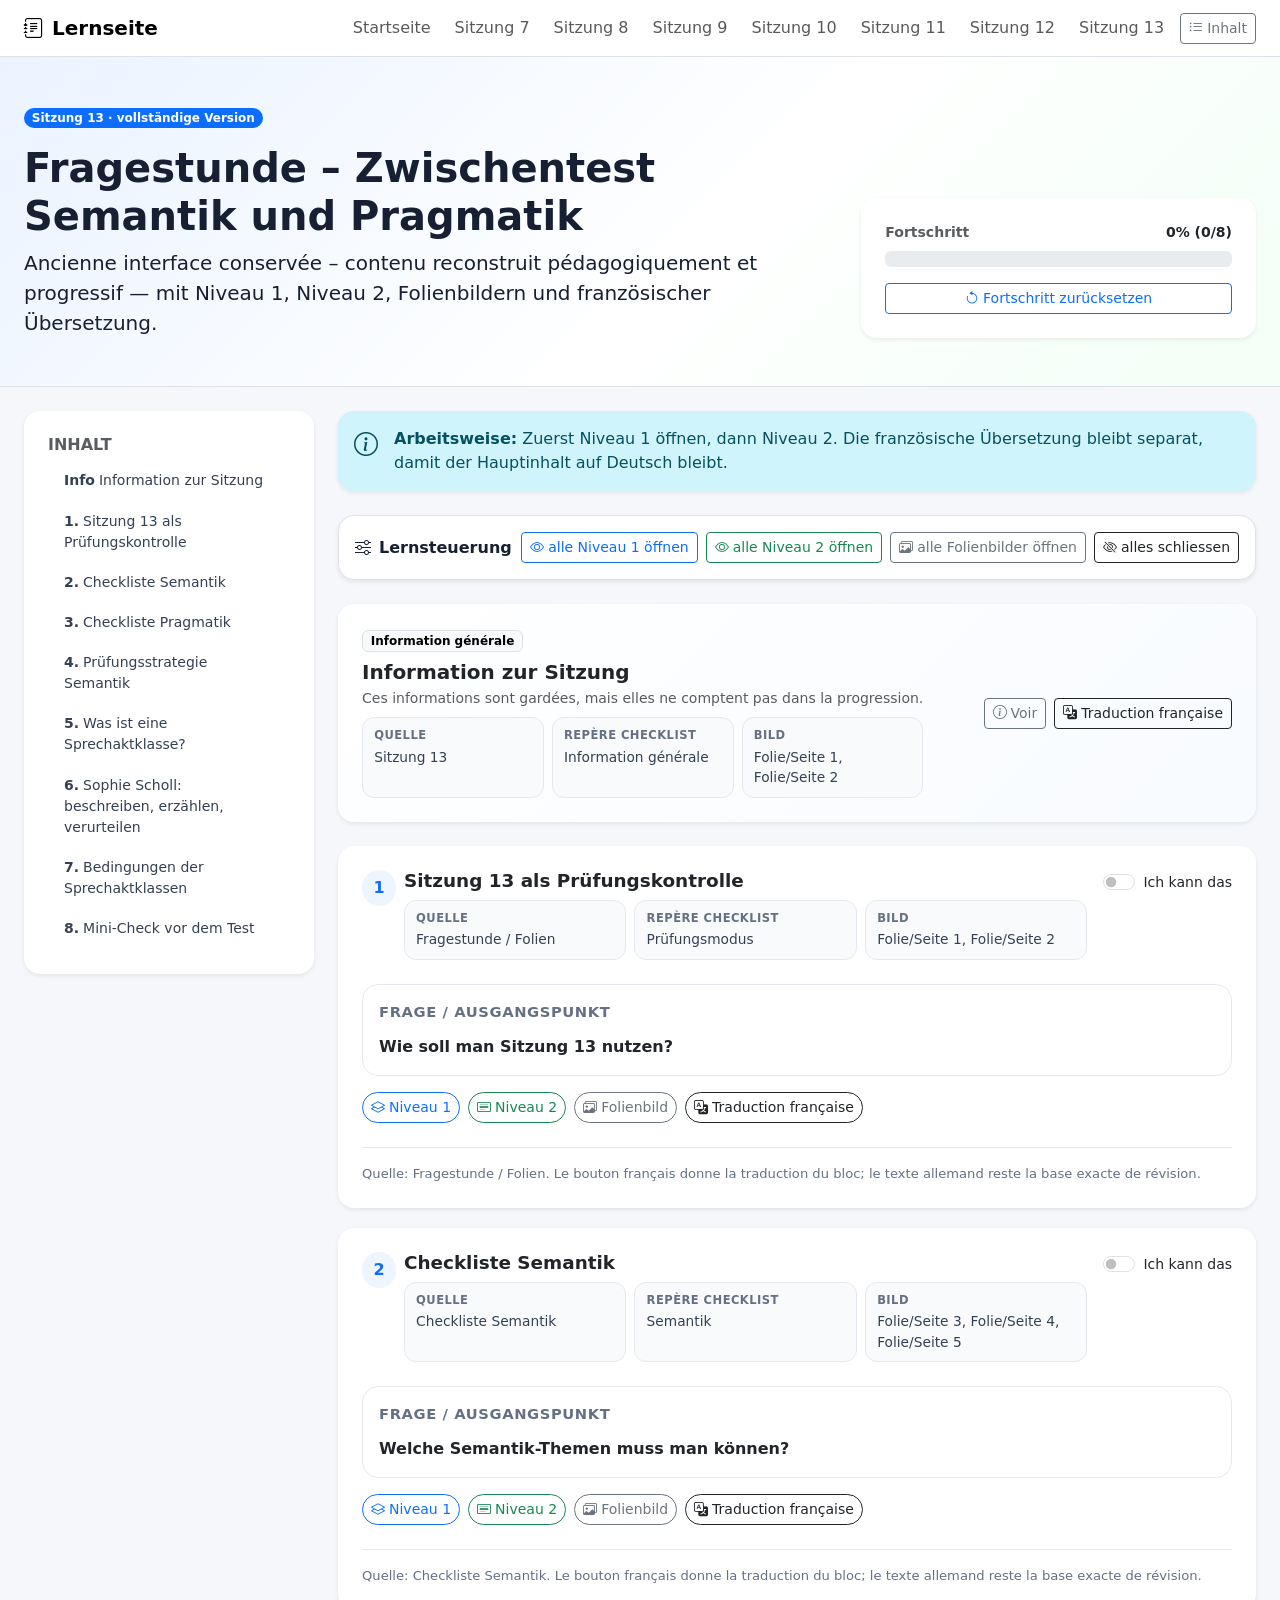
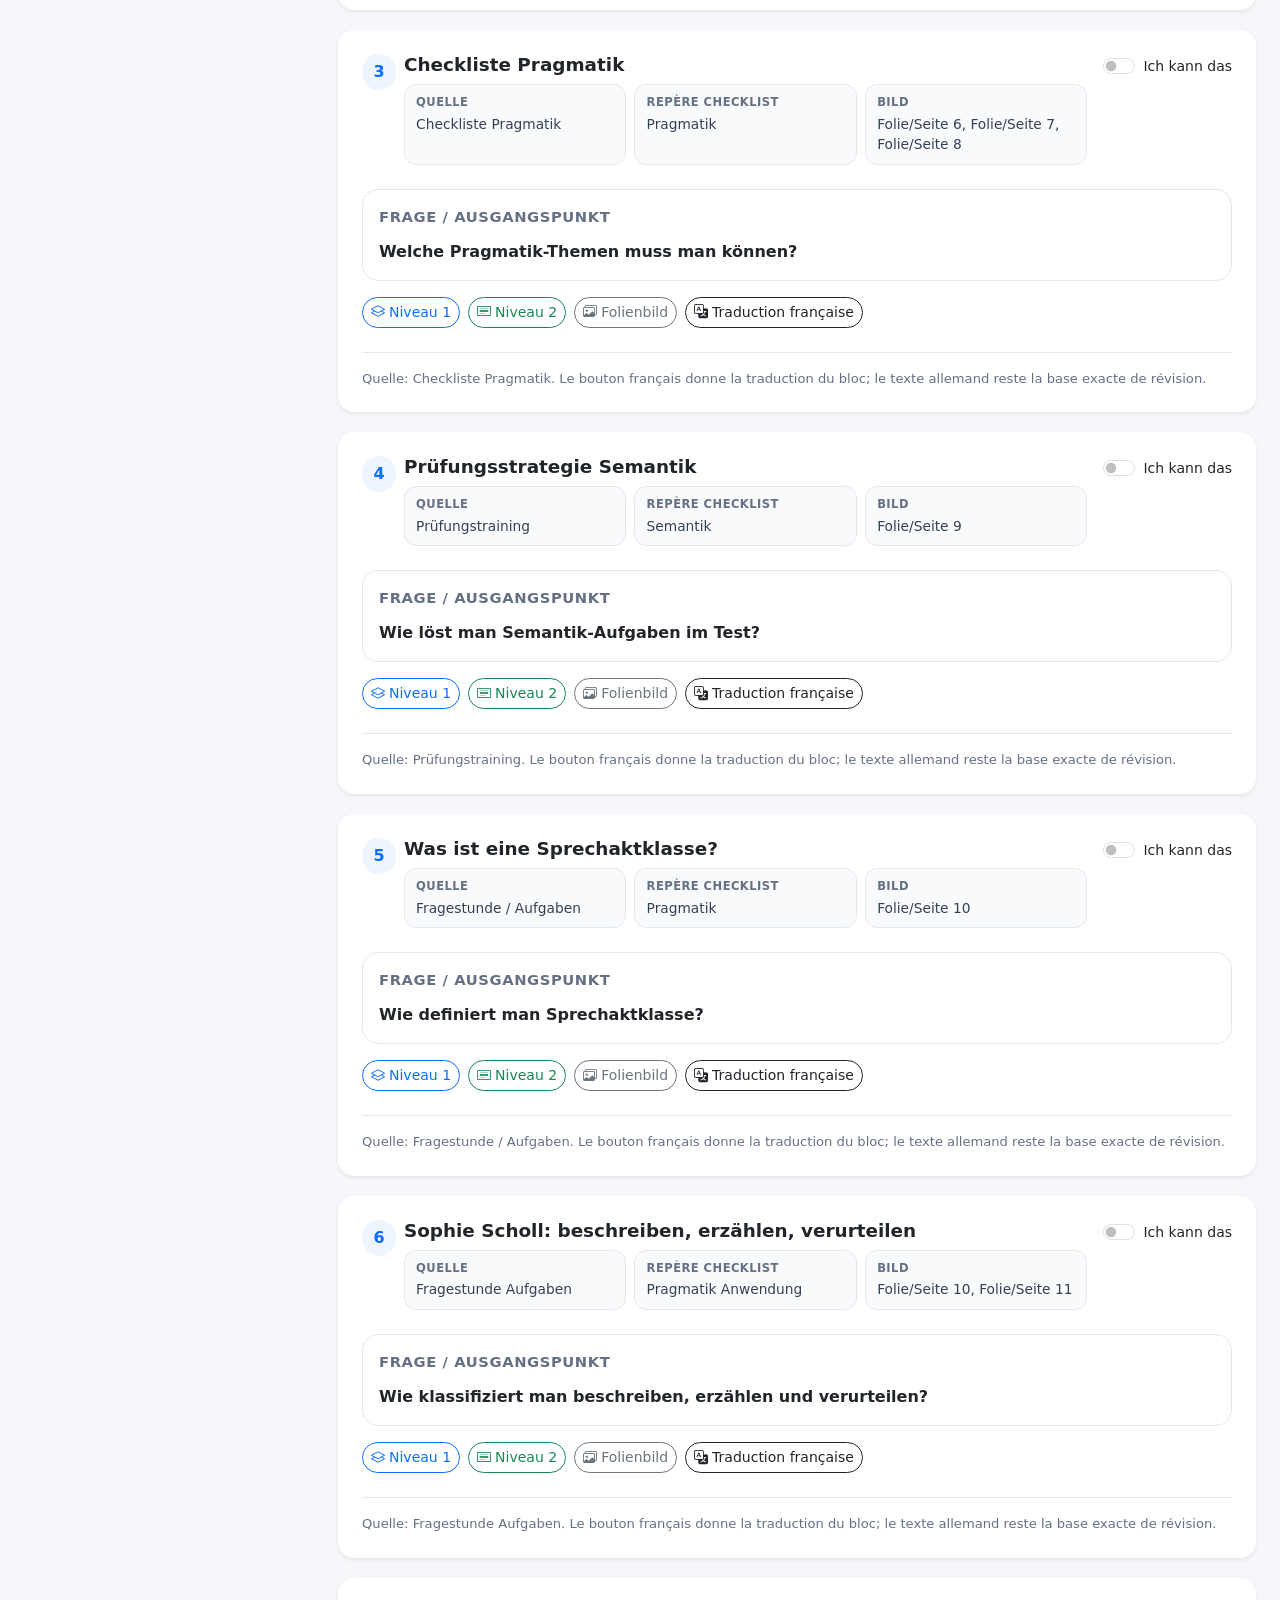
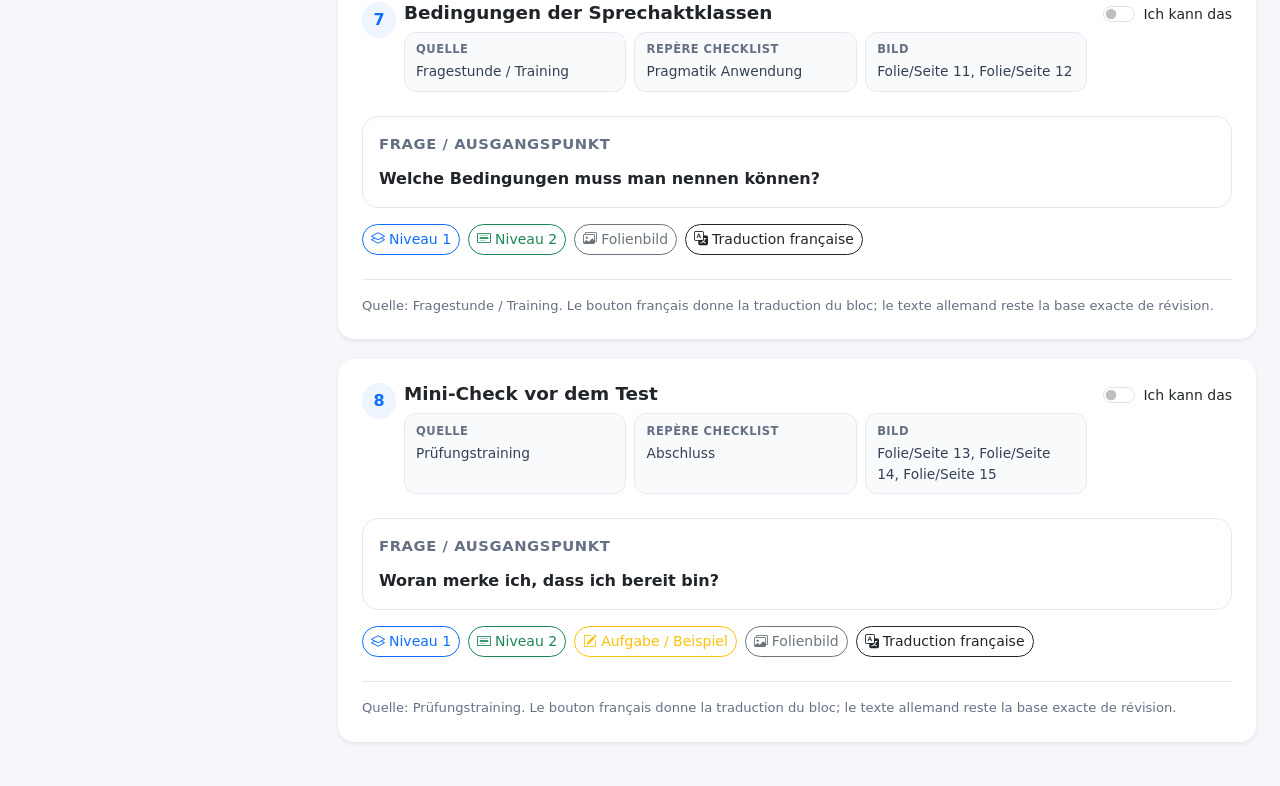
<file: sitzung13.html>
<!doctype html>
<html lang="de"><head><meta charset="utf-8"><meta name="viewport" content="width=device-width, initial-scale=1"><title>Sitzung 13 – Fragestunde und Checklisten</title><link href="https://cdn.jsdelivr.net/npm/bootstrap@5.3.3/dist/css/bootstrap.min.css" rel="stylesheet"><link href="https://cdn.jsdelivr.net/npm/bootstrap-icons@1.11.3/font/bootstrap-icons.css" rel="stylesheet"><link href="css/style.css" rel="stylesheet"></head>
<body><nav class="navbar navbar-expand-lg navbar-light bg-white border-bottom sticky-top"><div class="container-fluid px-lg-4"><a class="navbar-brand fw-bold" href="index.html"><i class="bi bi-journal-text me-2"></i>Lernseite</a><button class="navbar-toggler" type="button" data-bs-toggle="collapse" data-bs-target="#nav"><span class="navbar-toggler-icon"></span></button><div class="collapse navbar-collapse" id="nav"><ul class="navbar-nav ms-auto align-items-lg-center gap-lg-2"><li class="nav-item"><a class="nav-link" href="index.html">Startseite</a></li><li class="nav-item"><a class="nav-link" href="sitzung7.html">Sitzung 7</a></li><li class="nav-item"><a class="nav-link" href="sitzung8.html">Sitzung 8</a></li><li class="nav-item"><a class="nav-link" href="sitzung9.html">Sitzung 9</a></li><li class="nav-item"><a class="nav-link" href="sitzung10.html">Sitzung 10</a></li><li class="nav-item"><a class="nav-link" href="sitzung11.html">Sitzung 11</a></li><li class="nav-item"><a class="nav-link" href="sitzung12.html">Sitzung 12</a></li><li class="nav-item"><a class="nav-link" href="sitzung13.html">Sitzung 13</a></li><li class="nav-item"><button class="btn btn-sm btn-outline-secondary" type="button" data-bs-toggle="offcanvas" data-bs-target="#tocCanvas"><i class="bi bi-list-ul me-1"></i>Inhalt</button></li></ul></div></div></nav>
<header class="session-hero border-bottom"><div class="container-fluid px-lg-4 py-4 py-lg-5"><div class="row g-4 align-items-end"><div class="col-lg-8"><span class="badge rounded-pill text-bg-primary mb-3" id="sessionBadge">Sitzung 13 · vollständige Version</span><h1 class="display-6 fw-bold mb-2" id="sessionTitle">Fragestunde und Checklisten</h1><p class="lead mb-0" id="sessionLead">Zwischentest Semantik / Pragmatik · interaktive Kontrollseite</p></div><div class="col-lg-4"><div class="card border-0 rounded-4 shadow-sm"><div class="card-body p-4"><div class="d-flex justify-content-between align-items-center mb-2"><span class="small fw-semibold text-muted">Fortschritt</span><span class="small fw-bold" id="progressText">0%</span></div><div class="progress" role="progressbar" aria-label="Fortschritt"><div class="progress-bar" id="progressBar" style="width: 0%"></div></div><div class="d-grid gap-2 mt-3"><button class="btn btn-sm btn-outline-primary" id="resetProgress"><i class="bi bi-arrow-counterclockwise me-1"></i>Fortschritt zurücksetzen</button></div></div></div></div></div></div></header>
<main class="container-fluid px-lg-4 py-4"><div class="row g-4"><aside class="col-xl-3 d-none d-xl-block"><div class="sticky-xl-top sidebar-card" style="top: 5.5rem;"><div class="card border-0 shadow-sm rounded-4"><div class="card-body p-4"><h2 class="h6 fw-bold text-uppercase text-muted">Inhalt</h2><div id="toc" class="list-group list-group-flush small toc-list"></div></div></div></div></aside><section class="col-xl-9"><div class="alert alert-info border-0 rounded-4 shadow-sm mb-4"><div class="d-flex gap-3"><i class="bi bi-info-circle fs-4"></i><div><strong>Arbeitsweise:</strong> Zuerst Niveau 1 öffnen, dann Niveau 2. Die französische Übersetzung bleibt separat, damit der Hauptinhalt auf Deutsch bleibt.</div></div></div><div class="toolbar rounded-4 shadow-sm p-3 mb-4 bg-white border"><div class="d-flex flex-wrap gap-2 align-items-center justify-content-between"><div class="fw-bold"><i class="bi bi-sliders me-2"></i>Lernsteuerung</div><div class="d-flex flex-wrap gap-2"><button class="btn btn-sm btn-outline-primary" data-open="level1"><i class="bi bi-eye me-1"></i>alle Niveau 1 öffnen</button><button class="btn btn-sm btn-outline-success" data-open="level2"><i class="bi bi-eye me-1"></i>alle Niveau 2 öffnen</button><button class="btn btn-sm btn-outline-secondary" data-open="slides"><i class="bi bi-images me-1"></i>alle Folienbilder öffnen</button><button class="btn btn-sm btn-outline-dark" data-close-all><i class="bi bi-eye-slash me-1"></i>alles schliessen</button></div></div></div><div id="cards"></div></section></div></main>
<div class="offcanvas offcanvas-start" tabindex="-1" id="tocCanvas"><div class="offcanvas-header"><h5 class="offcanvas-title" id="tocCanvasTitle">Sitzung 13 – Inhalt</h5><button type="button" class="btn-close" data-bs-dismiss="offcanvas"></button></div><div class="offcanvas-body"><div id="tocMobile" class="list-group list-group-flush small"></div></div></div>
<div class="modal fade" id="frenchModal" tabindex="-1" aria-hidden="true"><div class="modal-dialog modal-dialog-centered modal-lg"><div class="modal-content rounded-4 border-0 shadow"><div class="modal-header border-0 pb-0"><h5 class="modal-title"><i class="bi bi-translate me-2"></i>Traduction française complète</h5><button type="button" class="btn-close" data-bs-dismiss="modal"></button></div><div class="modal-body pt-3"><h6 class="fw-bold" id="frenchTitle"></h6><div class="mb-0" id="frenchText"></div></div><div class="modal-footer border-0 pt-0"><button type="button" class="btn btn-primary" data-bs-dismiss="modal">J’ai compris</button></div></div></div></div>
<script src="https://cdn.jsdelivr.net/npm/bootstrap@5.3.3/dist/js/bootstrap.bundle.min.js"></script><script src="js/data-sitzung13.js"></script><script src="js/app.js"></script></body></html>
</file>
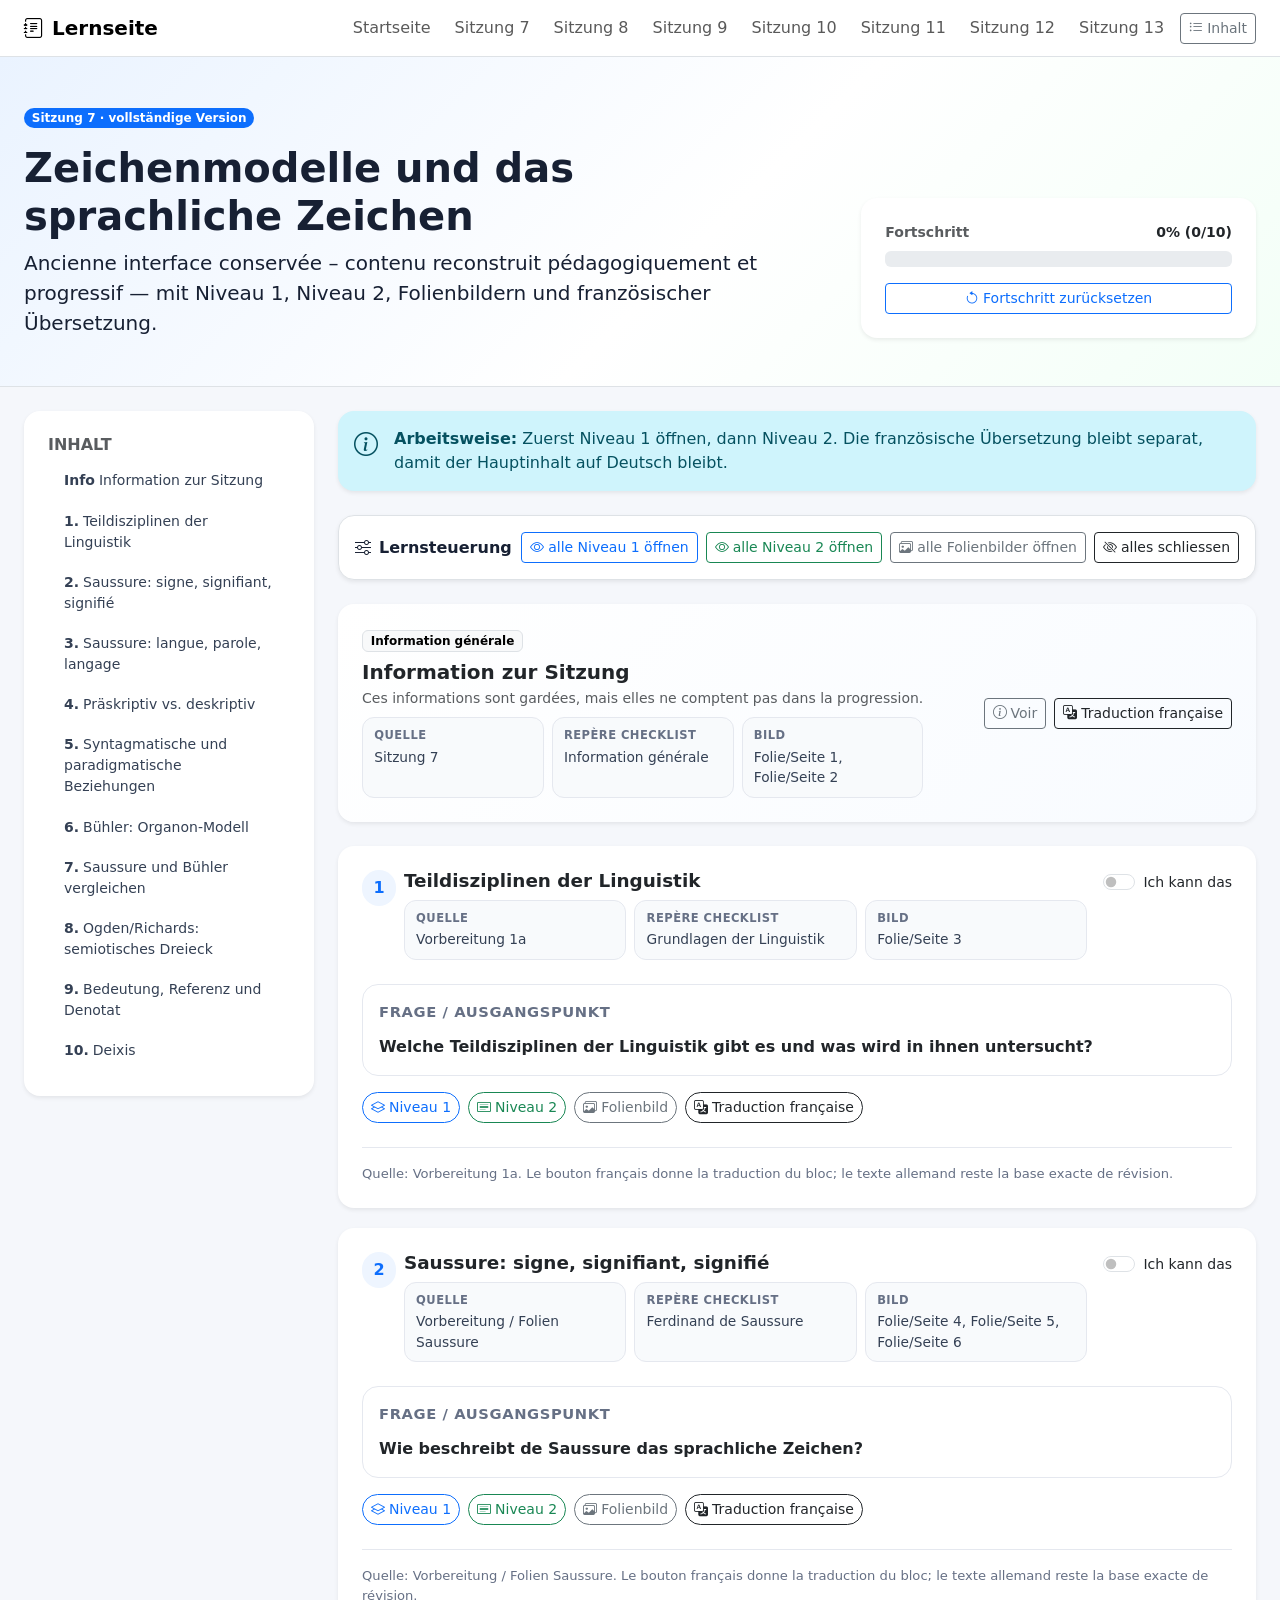
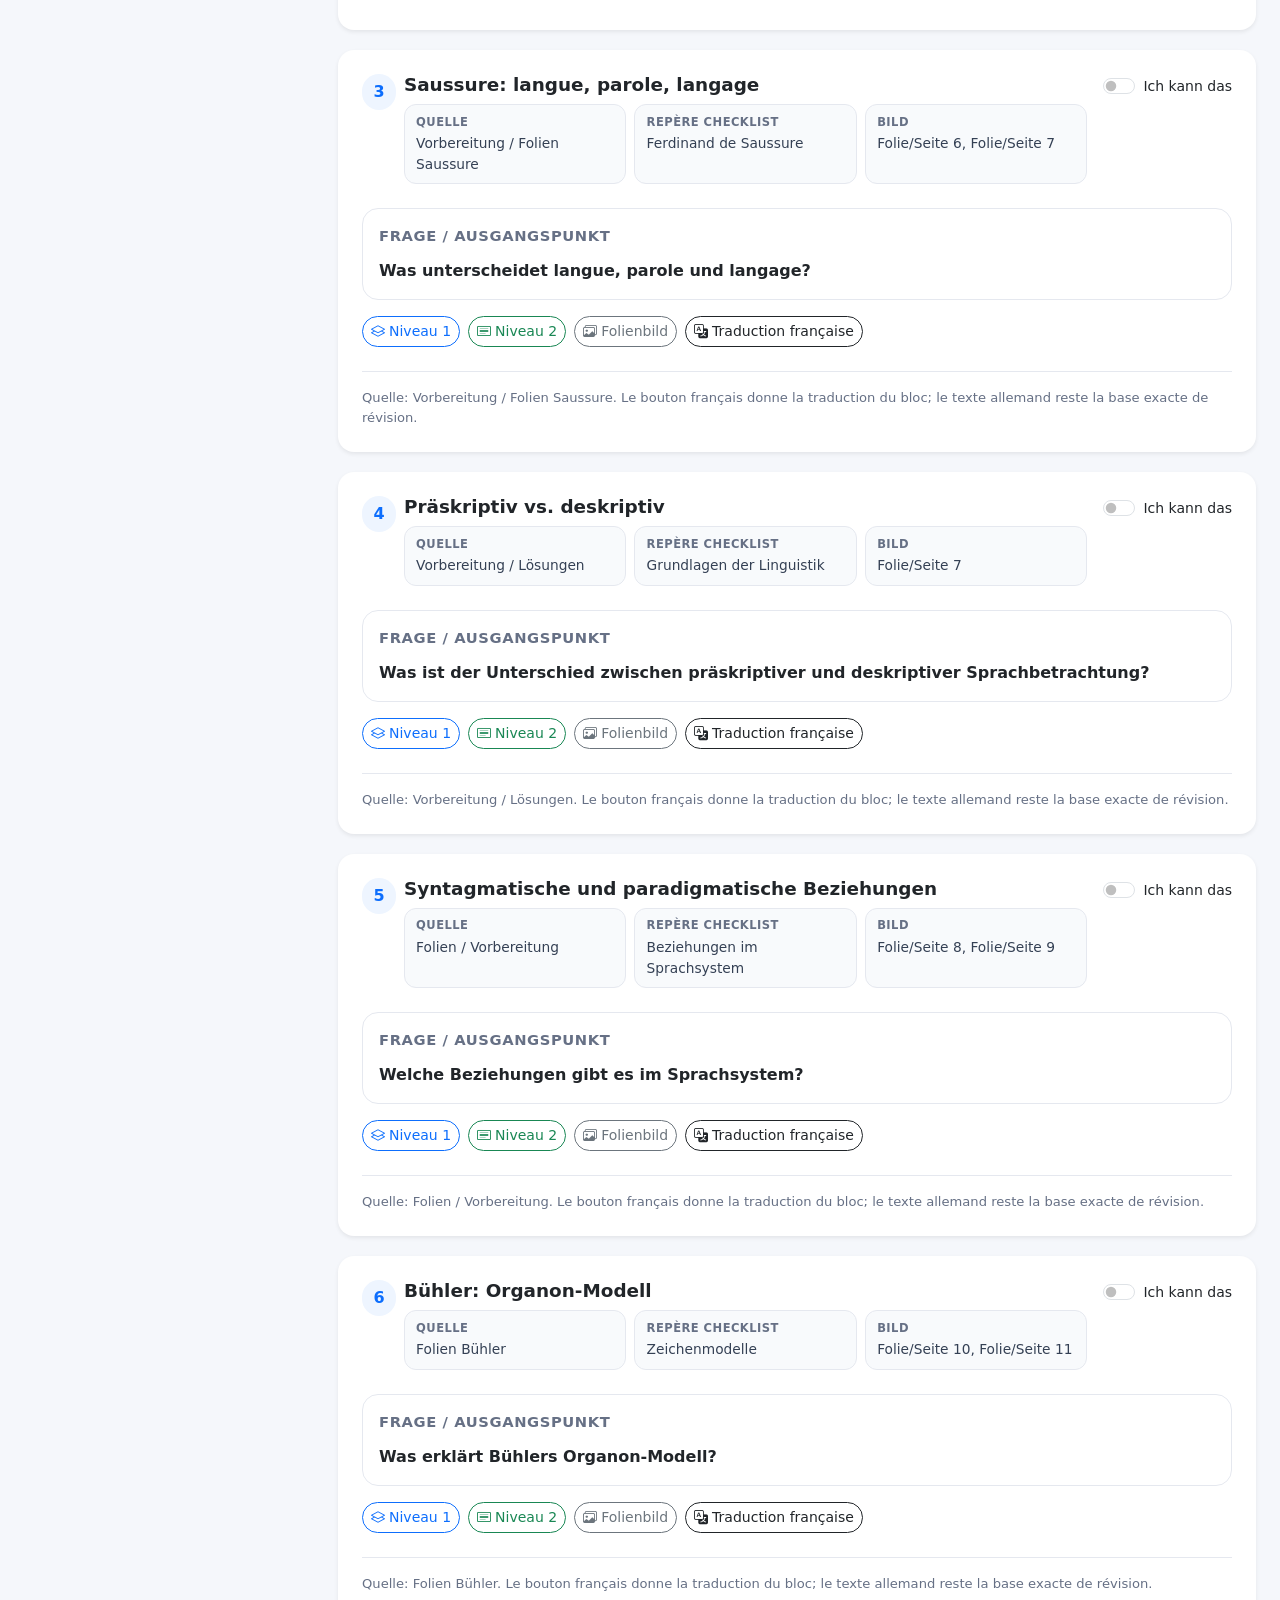
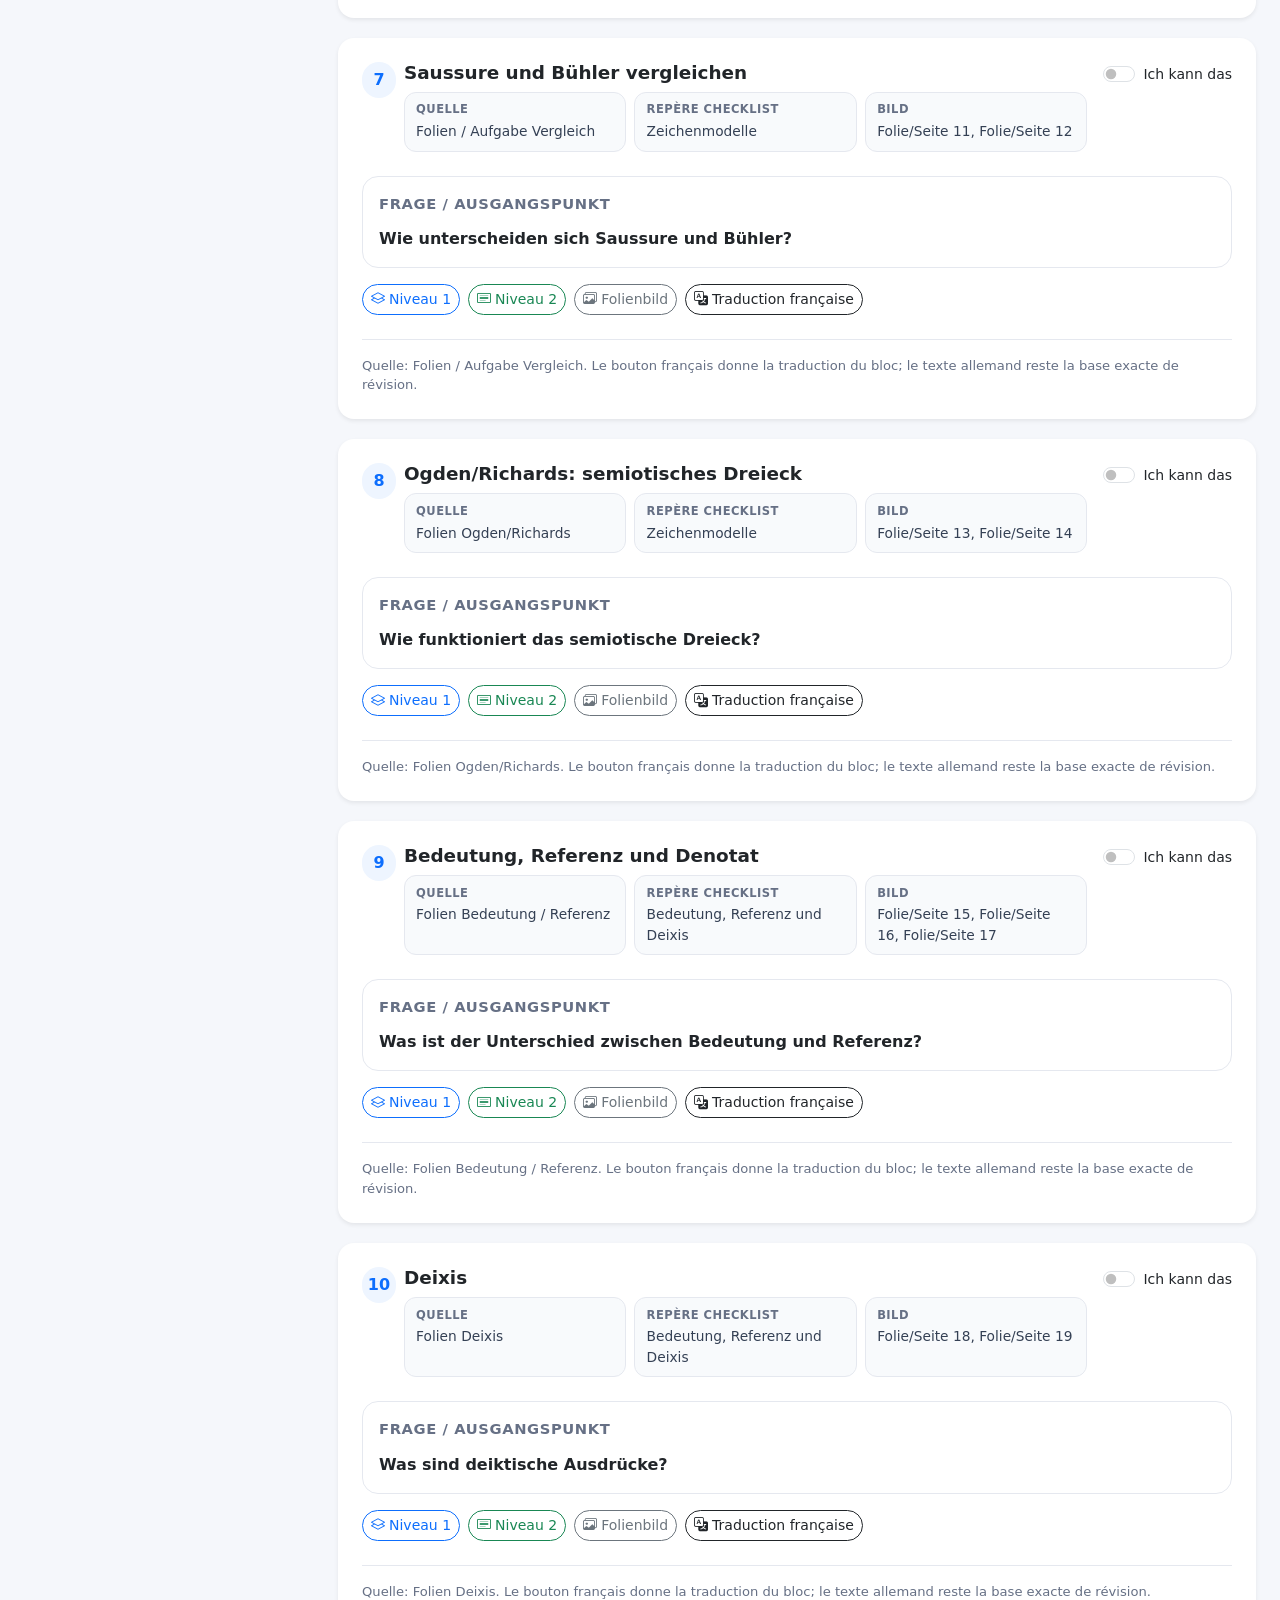
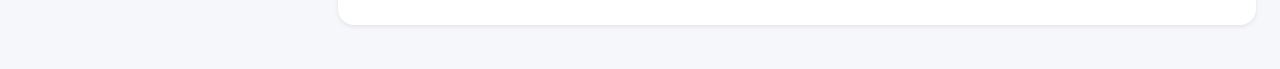
<file: sitzung7.html>
<!doctype html>
<html lang="de"><head><meta charset="utf-8"><meta name="viewport" content="width=device-width, initial-scale=1"><title>Sitzung 7 – Zeichenmodelle und das sprachliche Zeichen</title><link href="https://cdn.jsdelivr.net/npm/bootstrap@5.3.3/dist/css/bootstrap.min.css" rel="stylesheet"><link href="https://cdn.jsdelivr.net/npm/bootstrap-icons@1.11.3/font/bootstrap-icons.css" rel="stylesheet"><link href="css/style.css" rel="stylesheet"></head>
<body><nav class="navbar navbar-expand-lg navbar-light bg-white border-bottom sticky-top"><div class="container-fluid px-lg-4"><a class="navbar-brand fw-bold" href="index.html"><i class="bi bi-journal-text me-2"></i>Lernseite</a><button class="navbar-toggler" type="button" data-bs-toggle="collapse" data-bs-target="#nav"><span class="navbar-toggler-icon"></span></button><div class="collapse navbar-collapse" id="nav"><ul class="navbar-nav ms-auto align-items-lg-center gap-lg-2"><li class="nav-item"><a class="nav-link" href="index.html">Startseite</a></li><li class="nav-item"><a class="nav-link" href="sitzung7.html">Sitzung 7</a></li><li class="nav-item"><a class="nav-link" href="sitzung8.html">Sitzung 8</a></li><li class="nav-item"><a class="nav-link" href="sitzung9.html">Sitzung 9</a></li><li class="nav-item"><a class="nav-link" href="sitzung10.html">Sitzung 10</a></li><li class="nav-item"><a class="nav-link" href="sitzung11.html">Sitzung 11</a></li><li class="nav-item"><a class="nav-link" href="sitzung12.html">Sitzung 12</a></li><li class="nav-item"><a class="nav-link" href="sitzung13.html">Sitzung 13</a></li><li class="nav-item"><button class="btn btn-sm btn-outline-secondary" type="button" data-bs-toggle="offcanvas" data-bs-target="#tocCanvas"><i class="bi bi-list-ul me-1"></i>Inhalt</button></li></ul></div></div></nav>
<header class="session-hero border-bottom"><div class="container-fluid px-lg-4 py-4 py-lg-5"><div class="row g-4 align-items-end"><div class="col-lg-8"><span class="badge rounded-pill text-bg-primary mb-3" id="sessionBadge">Sitzung 7 · vollständige Version</span><h1 class="display-6 fw-bold mb-2" id="sessionTitle">Zeichenmodelle und das sprachliche Zeichen</h1><p class="lead mb-0" id="sessionLead">Interaktive Lernseite – vollständige Version</p></div><div class="col-lg-4"><div class="card border-0 rounded-4 shadow-sm"><div class="card-body p-4"><div class="d-flex justify-content-between align-items-center mb-2"><span class="small fw-semibold text-muted">Fortschritt</span><span class="small fw-bold" id="progressText">0%</span></div><div class="progress" role="progressbar" aria-label="Fortschritt"><div class="progress-bar" id="progressBar" style="width: 0%"></div></div><div class="d-grid gap-2 mt-3"><button class="btn btn-sm btn-outline-primary" id="resetProgress"><i class="bi bi-arrow-counterclockwise me-1"></i>Fortschritt zurücksetzen</button></div></div></div></div></div></div></header>
<main class="container-fluid px-lg-4 py-4"><div class="row g-4"><aside class="col-xl-3 d-none d-xl-block"><div class="sticky-xl-top sidebar-card" style="top: 5.5rem;"><div class="card border-0 shadow-sm rounded-4"><div class="card-body p-4"><h2 class="h6 fw-bold text-uppercase text-muted">Inhalt</h2><div id="toc" class="list-group list-group-flush small toc-list"></div></div></div></div></aside><section class="col-xl-9"><div class="alert alert-info border-0 rounded-4 shadow-sm mb-4"><div class="d-flex gap-3"><i class="bi bi-info-circle fs-4"></i><div><strong>Arbeitsweise:</strong> Zuerst Niveau 1 öffnen, dann Niveau 2. Die französische Übersetzung bleibt separat, damit der Hauptinhalt auf Deutsch bleibt.</div></div></div><div class="toolbar rounded-4 shadow-sm p-3 mb-4 bg-white border"><div class="d-flex flex-wrap gap-2 align-items-center justify-content-between"><div class="fw-bold"><i class="bi bi-sliders me-2"></i>Lernsteuerung</div><div class="d-flex flex-wrap gap-2"><button class="btn btn-sm btn-outline-primary" data-open="level1"><i class="bi bi-eye me-1"></i>alle Niveau 1 öffnen</button><button class="btn btn-sm btn-outline-success" data-open="level2"><i class="bi bi-eye me-1"></i>alle Niveau 2 öffnen</button><button class="btn btn-sm btn-outline-secondary" data-open="slides"><i class="bi bi-images me-1"></i>alle Folienbilder öffnen</button><button class="btn btn-sm btn-outline-dark" data-close-all><i class="bi bi-eye-slash me-1"></i>alles schliessen</button></div></div></div><div id="cards"></div></section></div></main>
<div class="offcanvas offcanvas-start" tabindex="-1" id="tocCanvas"><div class="offcanvas-header"><h5 class="offcanvas-title" id="tocCanvasTitle">Sitzung 7 – Inhalt</h5><button type="button" class="btn-close" data-bs-dismiss="offcanvas"></button></div><div class="offcanvas-body"><div id="tocMobile" class="list-group list-group-flush small"></div></div></div>
<div class="modal fade" id="frenchModal" tabindex="-1" aria-hidden="true"><div class="modal-dialog modal-dialog-centered modal-lg"><div class="modal-content rounded-4 border-0 shadow"><div class="modal-header border-0 pb-0"><h5 class="modal-title"><i class="bi bi-translate me-2"></i>Traduction française complète</h5><button type="button" class="btn-close" data-bs-dismiss="modal"></button></div><div class="modal-body pt-3"><h6 class="fw-bold" id="frenchTitle"></h6><div class="mb-0" id="frenchText"></div></div><div class="modal-footer border-0 pt-0"><button type="button" class="btn btn-primary" data-bs-dismiss="modal">J’ai compris</button></div></div></div></div>
<script src="https://cdn.jsdelivr.net/npm/bootstrap@5.3.3/dist/js/bootstrap.bundle.min.js"></script><script src="js/data-sitzung7.js"></script><script src="js/app.js"></script></body></html>
</file>
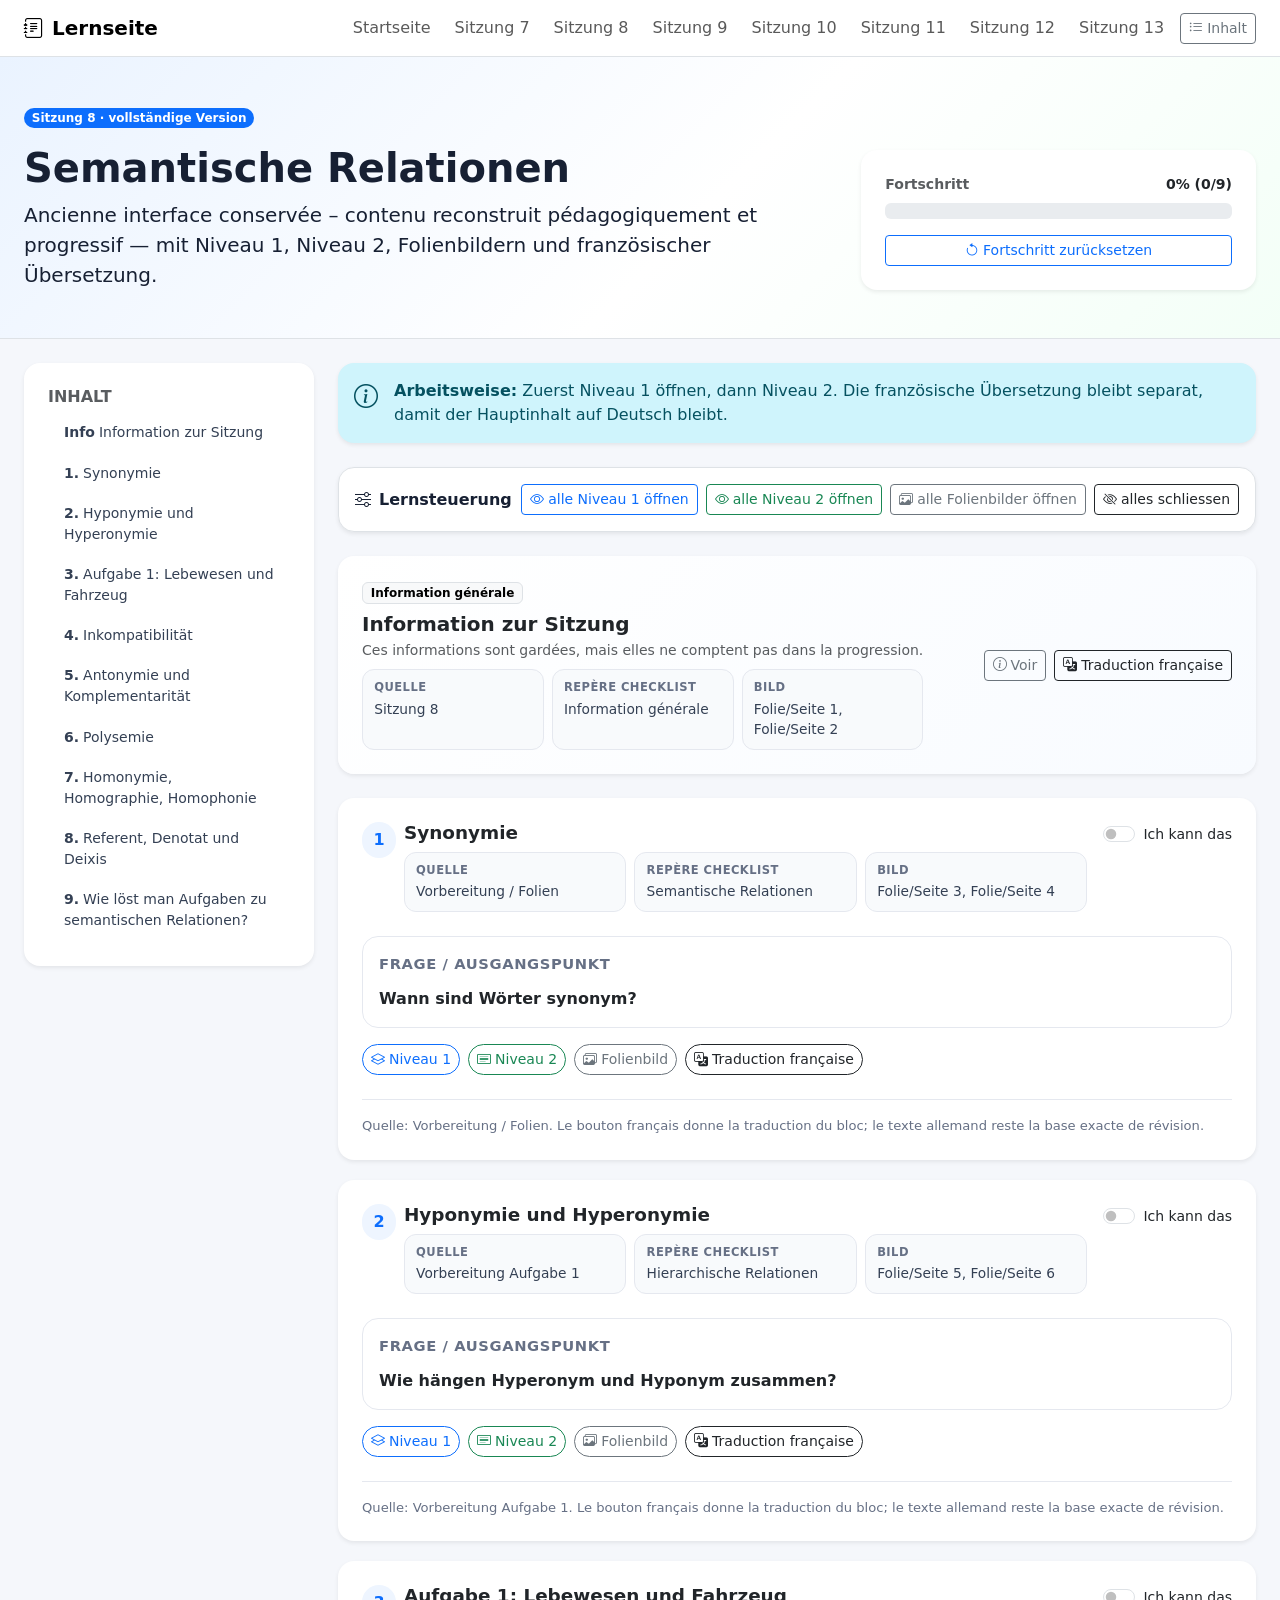
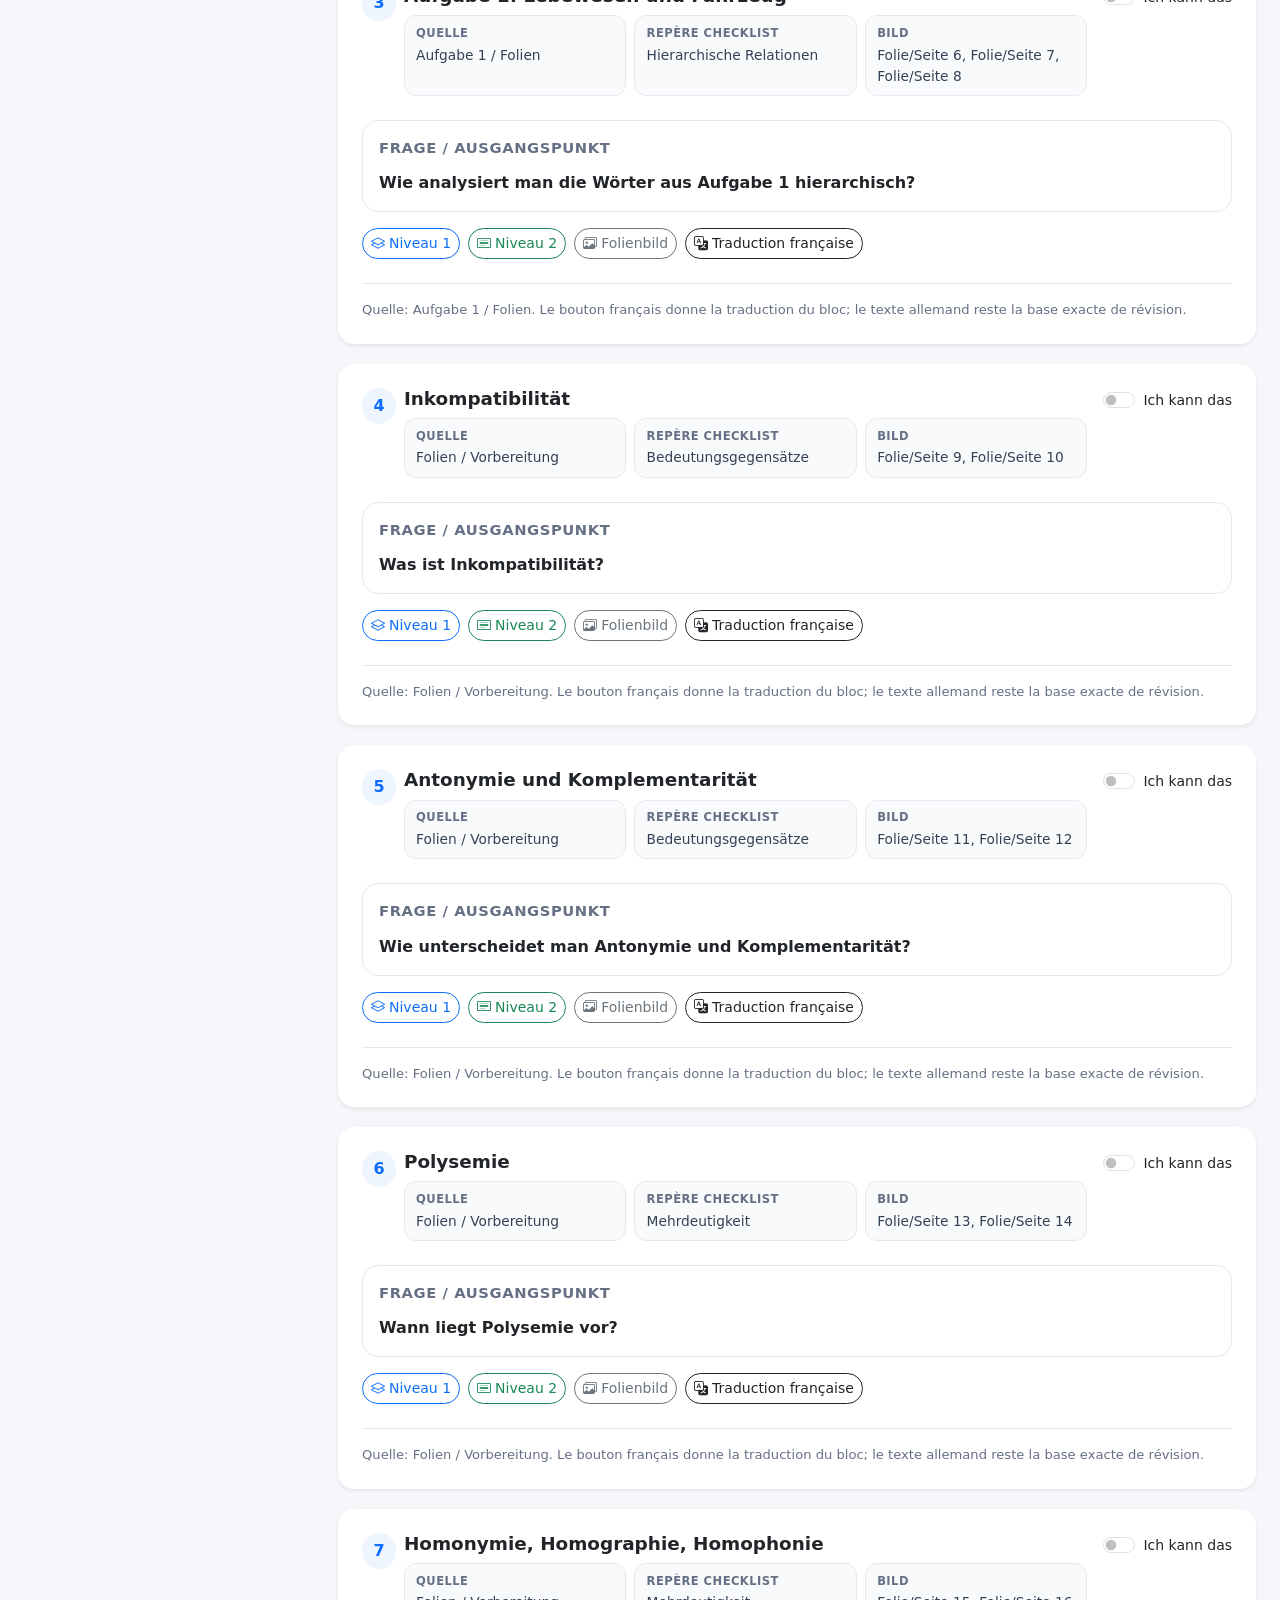
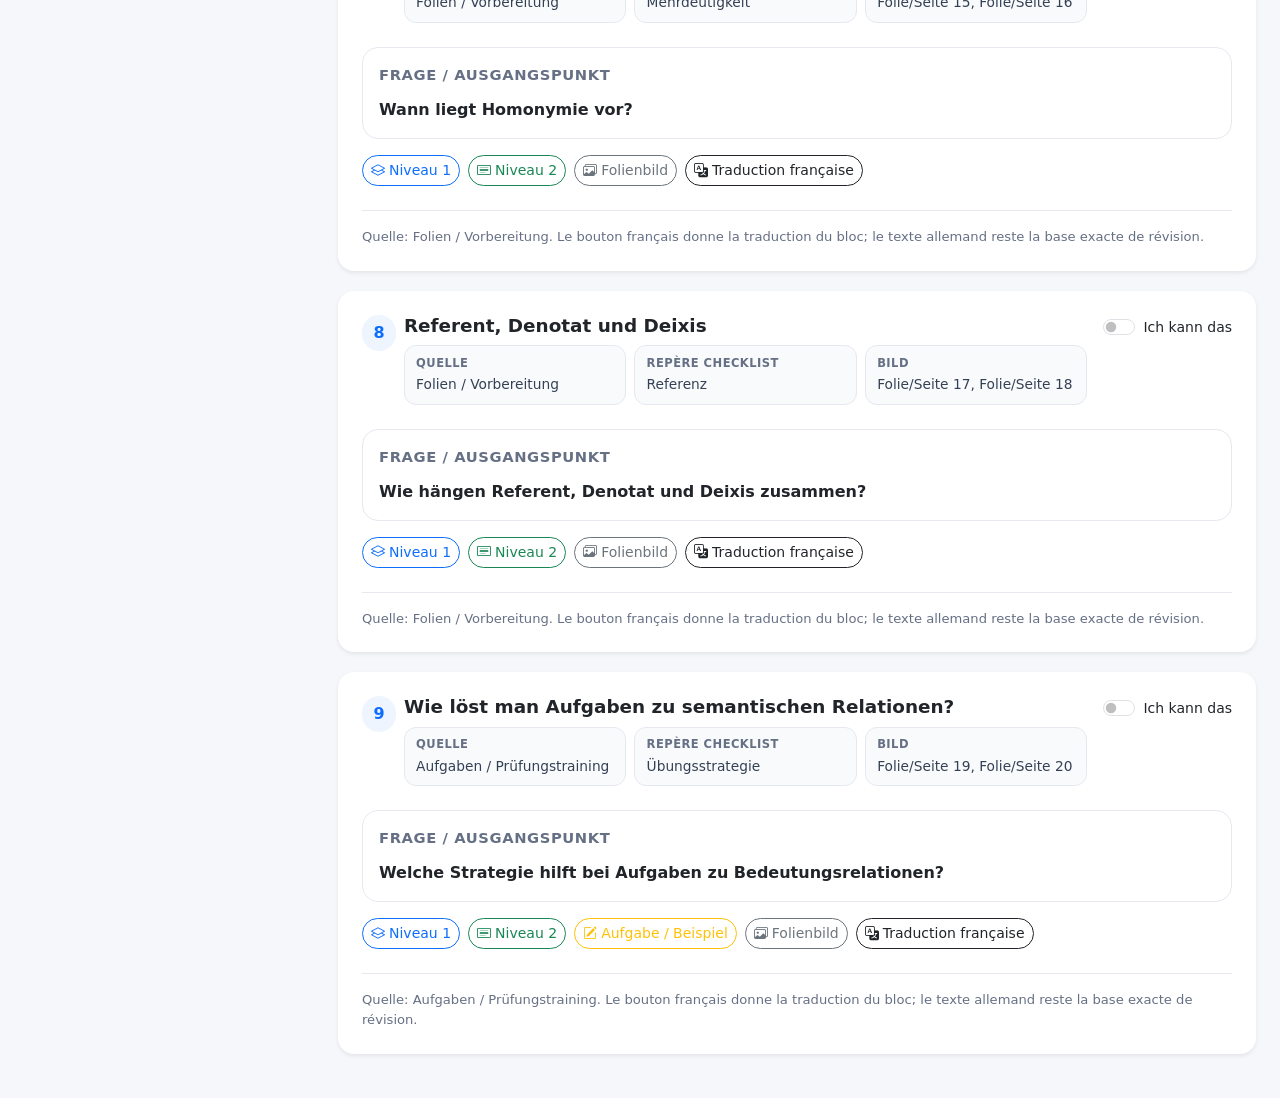
<file: sitzung8.html>
<!doctype html>
<html lang="de"><head><meta charset="utf-8"><meta name="viewport" content="width=device-width, initial-scale=1"><title>Sitzung 8 – Semantische Relationen</title><link href="https://cdn.jsdelivr.net/npm/bootstrap@5.3.3/dist/css/bootstrap.min.css" rel="stylesheet"><link href="https://cdn.jsdelivr.net/npm/bootstrap-icons@1.11.3/font/bootstrap-icons.css" rel="stylesheet"><link href="css/style.css" rel="stylesheet"></head>
<body><nav class="navbar navbar-expand-lg navbar-light bg-white border-bottom sticky-top"><div class="container-fluid px-lg-4"><a class="navbar-brand fw-bold" href="index.html"><i class="bi bi-journal-text me-2"></i>Lernseite</a><button class="navbar-toggler" type="button" data-bs-toggle="collapse" data-bs-target="#nav"><span class="navbar-toggler-icon"></span></button><div class="collapse navbar-collapse" id="nav"><ul class="navbar-nav ms-auto align-items-lg-center gap-lg-2"><li class="nav-item"><a class="nav-link" href="index.html">Startseite</a></li><li class="nav-item"><a class="nav-link" href="sitzung7.html">Sitzung 7</a></li><li class="nav-item"><a class="nav-link" href="sitzung8.html">Sitzung 8</a></li><li class="nav-item"><a class="nav-link" href="sitzung9.html">Sitzung 9</a></li><li class="nav-item"><a class="nav-link" href="sitzung10.html">Sitzung 10</a></li><li class="nav-item"><a class="nav-link" href="sitzung11.html">Sitzung 11</a></li><li class="nav-item"><a class="nav-link" href="sitzung12.html">Sitzung 12</a></li><li class="nav-item"><a class="nav-link" href="sitzung13.html">Sitzung 13</a></li><li class="nav-item"><button class="btn btn-sm btn-outline-secondary" type="button" data-bs-toggle="offcanvas" data-bs-target="#tocCanvas"><i class="bi bi-list-ul me-1"></i>Inhalt</button></li></ul></div></div></nav>
<header class="session-hero border-bottom"><div class="container-fluid px-lg-4 py-4 py-lg-5"><div class="row g-4 align-items-end"><div class="col-lg-8"><span class="badge rounded-pill text-bg-primary mb-3" id="sessionBadge">Sitzung 8 · vollständige Version</span><h1 class="display-6 fw-bold mb-2" id="sessionTitle">Semantische Relationen</h1><p class="lead mb-0" id="sessionLead">Synonymie · Hyponymie · Inkompatibilität · Homonymie · Polysemie</p></div><div class="col-lg-4"><div class="card border-0 rounded-4 shadow-sm"><div class="card-body p-4"><div class="d-flex justify-content-between align-items-center mb-2"><span class="small fw-semibold text-muted">Fortschritt</span><span class="small fw-bold" id="progressText">0%</span></div><div class="progress" role="progressbar" aria-label="Fortschritt"><div class="progress-bar" id="progressBar" style="width: 0%"></div></div><div class="d-grid gap-2 mt-3"><button class="btn btn-sm btn-outline-primary" id="resetProgress"><i class="bi bi-arrow-counterclockwise me-1"></i>Fortschritt zurücksetzen</button></div></div></div></div></div></div></header>
<main class="container-fluid px-lg-4 py-4"><div class="row g-4"><aside class="col-xl-3 d-none d-xl-block"><div class="sticky-xl-top sidebar-card" style="top: 5.5rem;"><div class="card border-0 shadow-sm rounded-4"><div class="card-body p-4"><h2 class="h6 fw-bold text-uppercase text-muted">Inhalt</h2><div id="toc" class="list-group list-group-flush small toc-list"></div></div></div></div></aside><section class="col-xl-9"><div class="alert alert-info border-0 rounded-4 shadow-sm mb-4"><div class="d-flex gap-3"><i class="bi bi-info-circle fs-4"></i><div><strong>Arbeitsweise:</strong> Zuerst Niveau 1 öffnen, dann Niveau 2. Die französische Übersetzung bleibt separat, damit der Hauptinhalt auf Deutsch bleibt.</div></div></div><div class="toolbar rounded-4 shadow-sm p-3 mb-4 bg-white border"><div class="d-flex flex-wrap gap-2 align-items-center justify-content-between"><div class="fw-bold"><i class="bi bi-sliders me-2"></i>Lernsteuerung</div><div class="d-flex flex-wrap gap-2"><button class="btn btn-sm btn-outline-primary" data-open="level1"><i class="bi bi-eye me-1"></i>alle Niveau 1 öffnen</button><button class="btn btn-sm btn-outline-success" data-open="level2"><i class="bi bi-eye me-1"></i>alle Niveau 2 öffnen</button><button class="btn btn-sm btn-outline-secondary" data-open="slides"><i class="bi bi-images me-1"></i>alle Folienbilder öffnen</button><button class="btn btn-sm btn-outline-dark" data-close-all><i class="bi bi-eye-slash me-1"></i>alles schliessen</button></div></div></div><div id="cards"></div></section></div></main>
<div class="offcanvas offcanvas-start" tabindex="-1" id="tocCanvas"><div class="offcanvas-header"><h5 class="offcanvas-title" id="tocCanvasTitle">Sitzung 8 – Inhalt</h5><button type="button" class="btn-close" data-bs-dismiss="offcanvas"></button></div><div class="offcanvas-body"><div id="tocMobile" class="list-group list-group-flush small"></div></div></div>
<div class="modal fade" id="frenchModal" tabindex="-1" aria-hidden="true"><div class="modal-dialog modal-dialog-centered modal-lg"><div class="modal-content rounded-4 border-0 shadow"><div class="modal-header border-0 pb-0"><h5 class="modal-title"><i class="bi bi-translate me-2"></i>Traduction française complète</h5><button type="button" class="btn-close" data-bs-dismiss="modal"></button></div><div class="modal-body pt-3"><h6 class="fw-bold" id="frenchTitle"></h6><div class="mb-0" id="frenchText"></div></div><div class="modal-footer border-0 pt-0"><button type="button" class="btn btn-primary" data-bs-dismiss="modal">J’ai compris</button></div></div></div></div>
<script src="https://cdn.jsdelivr.net/npm/bootstrap@5.3.3/dist/js/bootstrap.bundle.min.js"></script><script src="js/data-sitzung8.js"></script><script src="js/app.js"></script></body></html>
</file>
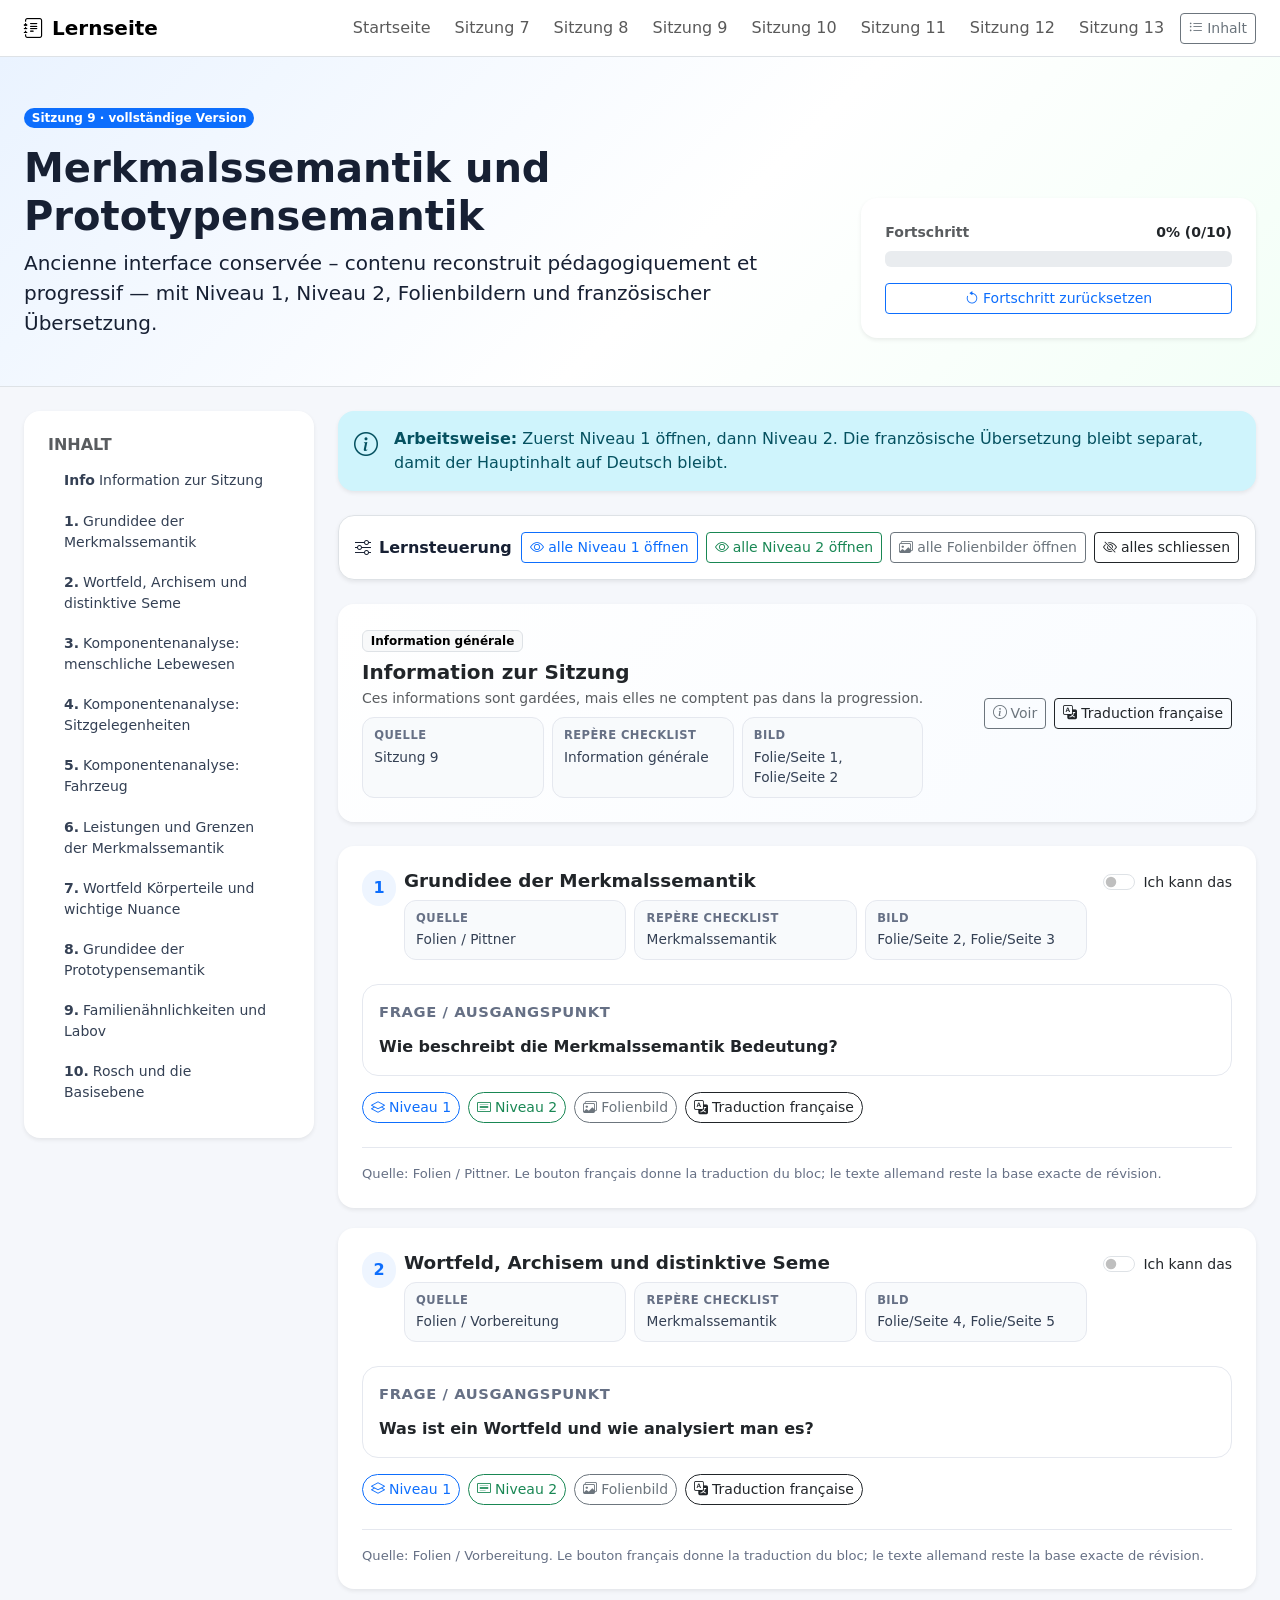
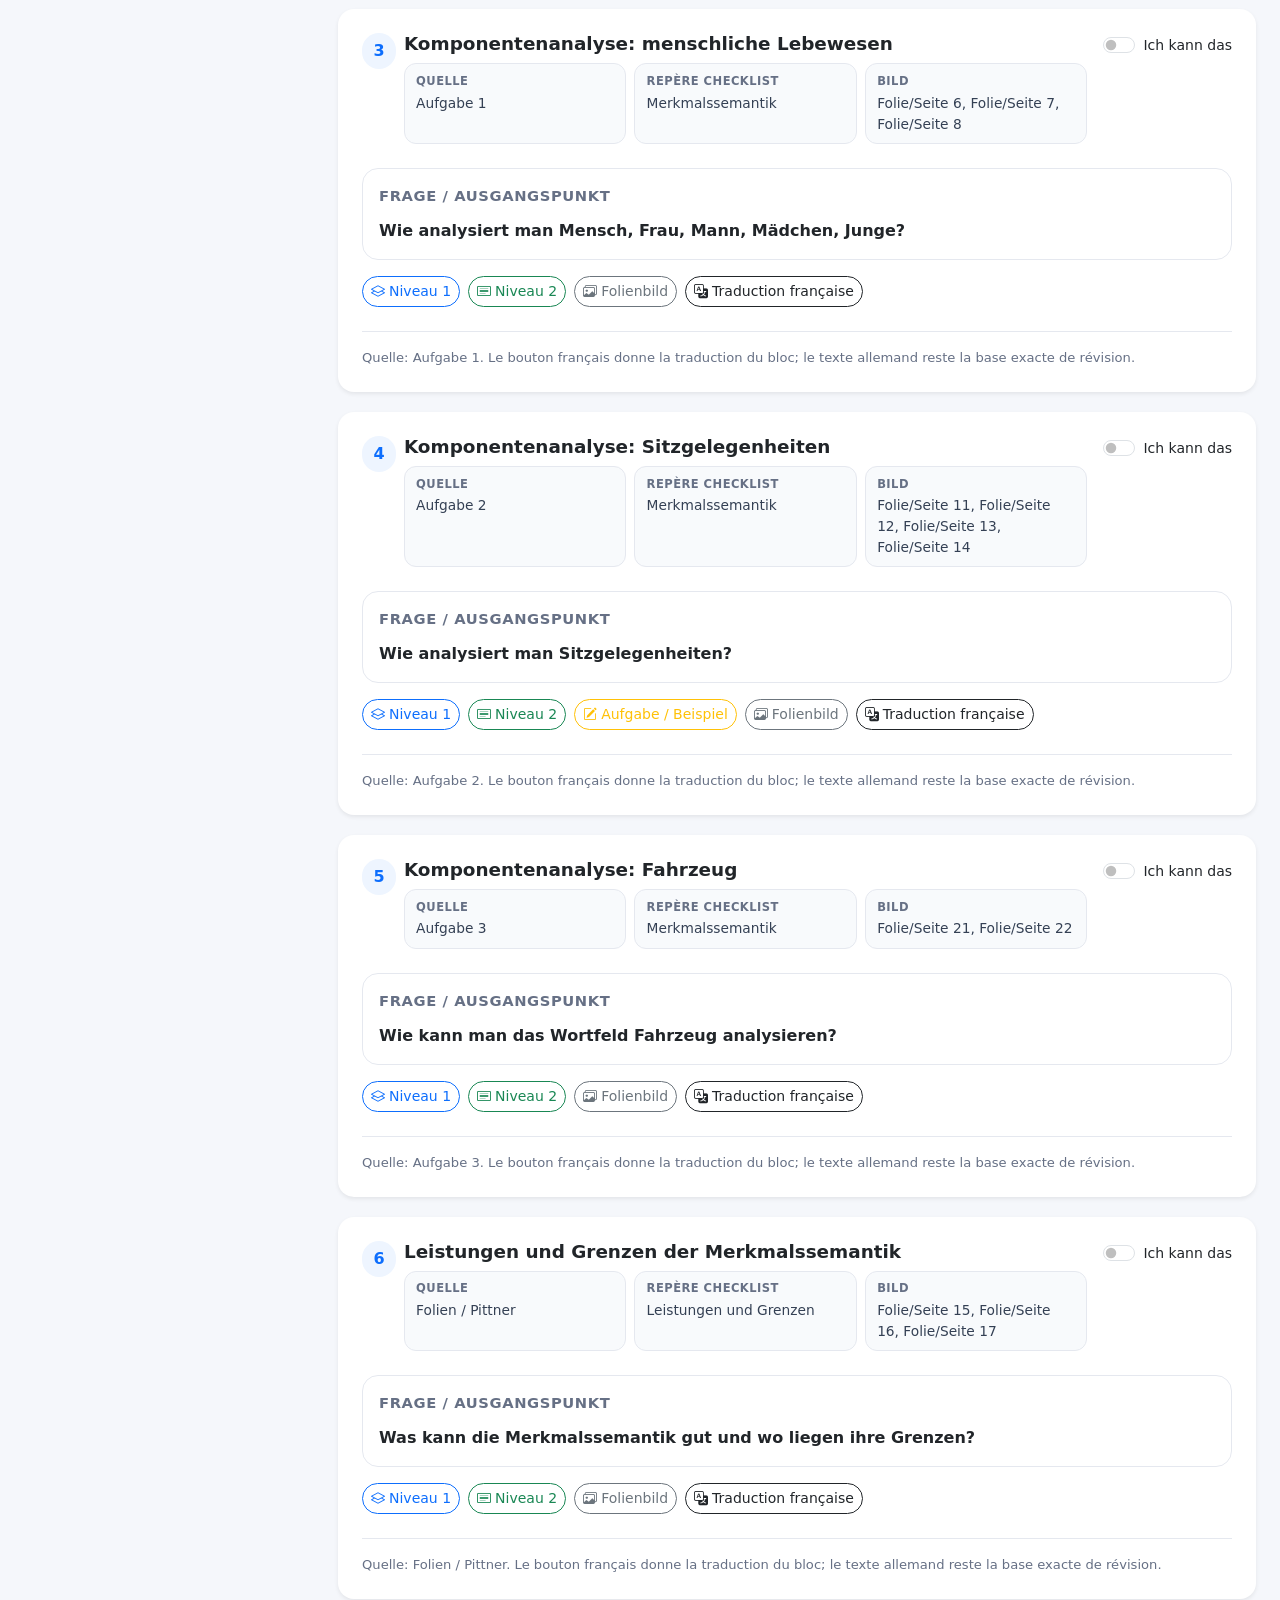
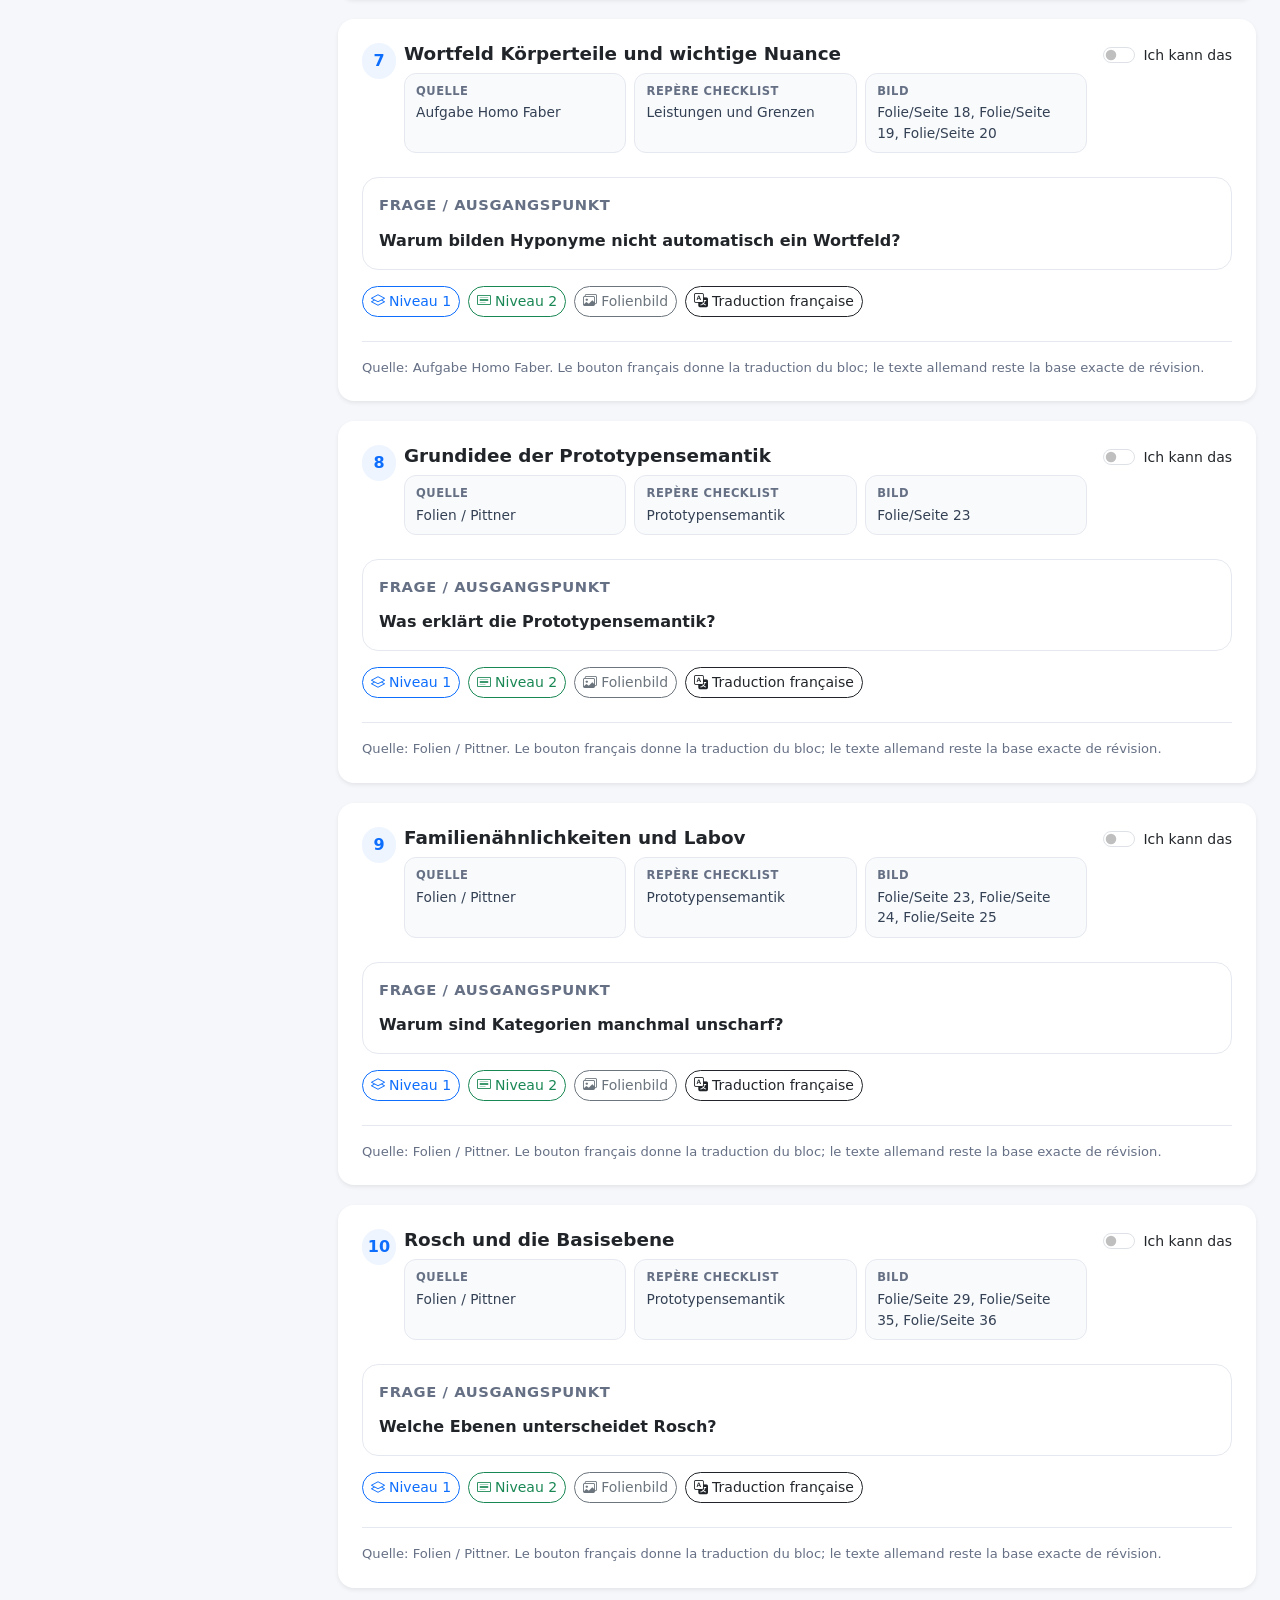
<file: sitzung9.html>
<!doctype html>
<html lang="de"><head><meta charset="utf-8"><meta name="viewport" content="width=device-width, initial-scale=1"><title>Sitzung 9 – Merkmalssemantik und Prototypensemantik</title><link href="https://cdn.jsdelivr.net/npm/bootstrap@5.3.3/dist/css/bootstrap.min.css" rel="stylesheet"><link href="https://cdn.jsdelivr.net/npm/bootstrap-icons@1.11.3/font/bootstrap-icons.css" rel="stylesheet"><link href="css/style.css" rel="stylesheet"></head>
<body><nav class="navbar navbar-expand-lg navbar-light bg-white border-bottom sticky-top"><div class="container-fluid px-lg-4"><a class="navbar-brand fw-bold" href="index.html"><i class="bi bi-journal-text me-2"></i>Lernseite</a><button class="navbar-toggler" type="button" data-bs-toggle="collapse" data-bs-target="#nav"><span class="navbar-toggler-icon"></span></button><div class="collapse navbar-collapse" id="nav"><ul class="navbar-nav ms-auto align-items-lg-center gap-lg-2"><li class="nav-item"><a class="nav-link" href="index.html">Startseite</a></li><li class="nav-item"><a class="nav-link" href="sitzung7.html">Sitzung 7</a></li><li class="nav-item"><a class="nav-link" href="sitzung8.html">Sitzung 8</a></li><li class="nav-item"><a class="nav-link" href="sitzung9.html">Sitzung 9</a></li><li class="nav-item"><a class="nav-link" href="sitzung10.html">Sitzung 10</a></li><li class="nav-item"><a class="nav-link" href="sitzung11.html">Sitzung 11</a></li><li class="nav-item"><a class="nav-link" href="sitzung12.html">Sitzung 12</a></li><li class="nav-item"><a class="nav-link" href="sitzung13.html">Sitzung 13</a></li><li class="nav-item"><button class="btn btn-sm btn-outline-secondary" type="button" data-bs-toggle="offcanvas" data-bs-target="#tocCanvas"><i class="bi bi-list-ul me-1"></i>Inhalt</button></li></ul></div></div></nav>
<header class="session-hero border-bottom"><div class="container-fluid px-lg-4 py-4 py-lg-5"><div class="row g-4 align-items-end"><div class="col-lg-8"><span class="badge rounded-pill text-bg-primary mb-3" id="sessionBadge">Sitzung 9 · vollständige Version</span><h1 class="display-6 fw-bold mb-2" id="sessionTitle">Merkmalssemantik und Prototypensemantik</h1><p class="lead mb-0" id="sessionLead">Komponentenanalyse · Wortfeld · Seme · Prototypen · Labov · Rosch</p></div><div class="col-lg-4"><div class="card border-0 rounded-4 shadow-sm"><div class="card-body p-4"><div class="d-flex justify-content-between align-items-center mb-2"><span class="small fw-semibold text-muted">Fortschritt</span><span class="small fw-bold" id="progressText">0%</span></div><div class="progress" role="progressbar" aria-label="Fortschritt"><div class="progress-bar" id="progressBar" style="width: 0%"></div></div><div class="d-grid gap-2 mt-3"><button class="btn btn-sm btn-outline-primary" id="resetProgress"><i class="bi bi-arrow-counterclockwise me-1"></i>Fortschritt zurücksetzen</button></div></div></div></div></div></div></header>
<main class="container-fluid px-lg-4 py-4"><div class="row g-4"><aside class="col-xl-3 d-none d-xl-block"><div class="sticky-xl-top sidebar-card" style="top: 5.5rem;"><div class="card border-0 shadow-sm rounded-4"><div class="card-body p-4"><h2 class="h6 fw-bold text-uppercase text-muted">Inhalt</h2><div id="toc" class="list-group list-group-flush small toc-list"></div></div></div></div></aside><section class="col-xl-9"><div class="alert alert-info border-0 rounded-4 shadow-sm mb-4"><div class="d-flex gap-3"><i class="bi bi-info-circle fs-4"></i><div><strong>Arbeitsweise:</strong> Zuerst Niveau 1 öffnen, dann Niveau 2. Die französische Übersetzung bleibt separat, damit der Hauptinhalt auf Deutsch bleibt.</div></div></div><div class="toolbar rounded-4 shadow-sm p-3 mb-4 bg-white border"><div class="d-flex flex-wrap gap-2 align-items-center justify-content-between"><div class="fw-bold"><i class="bi bi-sliders me-2"></i>Lernsteuerung</div><div class="d-flex flex-wrap gap-2"><button class="btn btn-sm btn-outline-primary" data-open="level1"><i class="bi bi-eye me-1"></i>alle Niveau 1 öffnen</button><button class="btn btn-sm btn-outline-success" data-open="level2"><i class="bi bi-eye me-1"></i>alle Niveau 2 öffnen</button><button class="btn btn-sm btn-outline-secondary" data-open="slides"><i class="bi bi-images me-1"></i>alle Folienbilder öffnen</button><button class="btn btn-sm btn-outline-dark" data-close-all><i class="bi bi-eye-slash me-1"></i>alles schliessen</button></div></div></div><div id="cards"></div></section></div></main>
<div class="offcanvas offcanvas-start" tabindex="-1" id="tocCanvas"><div class="offcanvas-header"><h5 class="offcanvas-title" id="tocCanvasTitle">Sitzung 9 – Inhalt</h5><button type="button" class="btn-close" data-bs-dismiss="offcanvas"></button></div><div class="offcanvas-body"><div id="tocMobile" class="list-group list-group-flush small"></div></div></div>
<div class="modal fade" id="frenchModal" tabindex="-1" aria-hidden="true"><div class="modal-dialog modal-dialog-centered modal-lg"><div class="modal-content rounded-4 border-0 shadow"><div class="modal-header border-0 pb-0"><h5 class="modal-title"><i class="bi bi-translate me-2"></i>Traduction française complète</h5><button type="button" class="btn-close" data-bs-dismiss="modal"></button></div><div class="modal-body pt-3"><h6 class="fw-bold" id="frenchTitle"></h6><div class="mb-0" id="frenchText"></div></div><div class="modal-footer border-0 pt-0"><button type="button" class="btn btn-primary" data-bs-dismiss="modal">J’ai compris</button></div></div></div></div>
<script src="https://cdn.jsdelivr.net/npm/bootstrap@5.3.3/dist/js/bootstrap.bundle.min.js"></script><script src="js/data-sitzung9.js"></script><script src="js/app.js"></script></body></html>
</file>
<file: css/style.css>
:root{
  --soft-bg:#f5f7fb;
  --soft-blue:#eef5ff;
  --soft-green:#eefaf3;
  --soft-yellow:#fff8df;
  --ink:#172033;
  --muted:#667085;
  --border:#e5e8ef;
}
html{scroll-behavior:smooth;}
body{background:var(--soft-bg); color:var(--ink);}
.navbar{backdrop-filter: blur(12px);}
.hero{background:linear-gradient(135deg,#eaf3ff 0%,#f8fbff 55%,#eefaf3 100%);}
.session-hero{background:linear-gradient(135deg,#eaf3ff 0%,#fff 55%,#f3fff7 100%);}
.card{border:1px solid var(--border);}
.session-card{transition:transform .2s ease, box-shadow .2s ease;}
.session-card:hover{transform:translateY(-3px); box-shadow:0 1rem 2rem rgba(16,24,40,.08)!important;}
.muted-session{opacity:.78;}
.learning-card{overflow:hidden; margin-bottom:1.25rem; scroll-margin-top:6rem;}
.card-number{width:2.25rem;height:2.25rem;border-radius:999px;background:var(--soft-blue);display:inline-flex;align-items:center;justify-content:center;font-weight:700;color:#0d6efd;}
.question-box{background:#fff;border:1px solid var(--border);border-radius:1rem;padding:1rem;}
.level-box{border-radius:1rem;padding:1rem;margin-top:1rem;border:1px solid var(--border);}
.level-1{background:var(--soft-blue);}
.level-2{background:var(--soft-green);}
.level-examples{background:var(--soft-yellow);}
.level-slides{background:#fff;}
.level-title{font-size:.92rem;text-transform:uppercase;letter-spacing:.04em;color:var(--muted);font-weight:800;margin-bottom:.75rem;}
.content-list{margin-bottom:0;}
.content-list li{margin-bottom:.35rem;}
.badge-check{background:#f2f4f7;color:#344054;border:1px solid #eaecf0;}
.badge-prep{background:#ecfdf3;color:#027a48;border:1px solid #abefc6;}
.badge-slide{background:#eff8ff;color:#175cd3;border:1px solid #b2ddff;}
.action-row .btn{border-radius:999px;}
.flash-grid{display:grid;grid-template-columns:repeat(auto-fit,minmax(220px,1fr));gap:.75rem;}
.flash-card{background:#fff;border:1px solid var(--border);border-radius:1rem;padding:.85rem;min-height:105px;}
.flash-card .term{font-weight:800;}
.flash-card .definition{color:var(--muted);font-size:.95rem;display:none;margin-top:.5rem;}
.flash-card.revealed .definition{display:block;}
.flash-card .answer-term{display:none;font-weight:800;margin-top:.5rem;}
.flash-card.revealed .answer-term{display:block;}
.slide-grid{display:grid;grid-template-columns:repeat(auto-fit,minmax(260px,1fr));gap:1rem;}
.slide-img{width:100%;height:auto;border-radius:.75rem;border:1px solid var(--border);background:#fff;box-shadow:0 .5rem 1.5rem rgba(16,24,40,.08);}
.toc-list a,.offcanvas .list-group-item{border:0;border-radius:.75rem;margin-bottom:.2rem;color:#344054;text-decoration:none;}
.toc-list a:hover,.offcanvas .list-group-item:hover{background:#f2f4f7;color:#0d6efd;}
.sticky-xl-top{z-index:1;}
.toolbar{position:relative;z-index:2;}
.check-toggle{cursor:pointer;}
.form-check-input:checked{background-color:#198754;border-color:#198754;}
.small-muted{font-size:.86rem;color:var(--muted);}
.source-line{border-top:1px solid var(--border);font-size:.82rem;color:var(--muted);}
@media (max-width: 768px){
  .display-6{font-size:2rem;}
  .question-box{padding:.85rem;}
  .action-row .btn{width:100%;}
  .toolbar .btn{width:100%;}
}

/* Corrections prototype v2 */
.info-card{background:linear-gradient(135deg,#ffffff 0%,#f8fbff 100%);}
.meta-grid{display:grid;grid-template-columns:repeat(auto-fit,minmax(180px,1fr));gap:.5rem;font-size:.86rem;color:#344054;}
.meta-grid>div{background:#f8fafc;border:1px solid var(--border);border-radius:.75rem;padding:.55rem .7rem;}
.meta-label{display:block;font-size:.72rem;text-transform:uppercase;letter-spacing:.04em;font-weight:800;color:var(--muted);margin-bottom:.15rem;}
#frenchText{white-space:pre-line;line-height:1.55;}
.modal-body{max-height:70vh;overflow:auto;}
.slide-img{aspect-ratio: 16 / 9; object-fit: contain;}

/* Complete version additions */
.learning-card .h4{font-size:1.15rem;}
.content-list li{word-break:normal;}
.slide-grid{grid-template-columns:repeat(auto-fit,minmax(320px,1fr));}
@media (min-width: 1200px){.slide-grid{grid-template-columns:repeat(auto-fit,minmax(420px,1fr));}}
</file>
